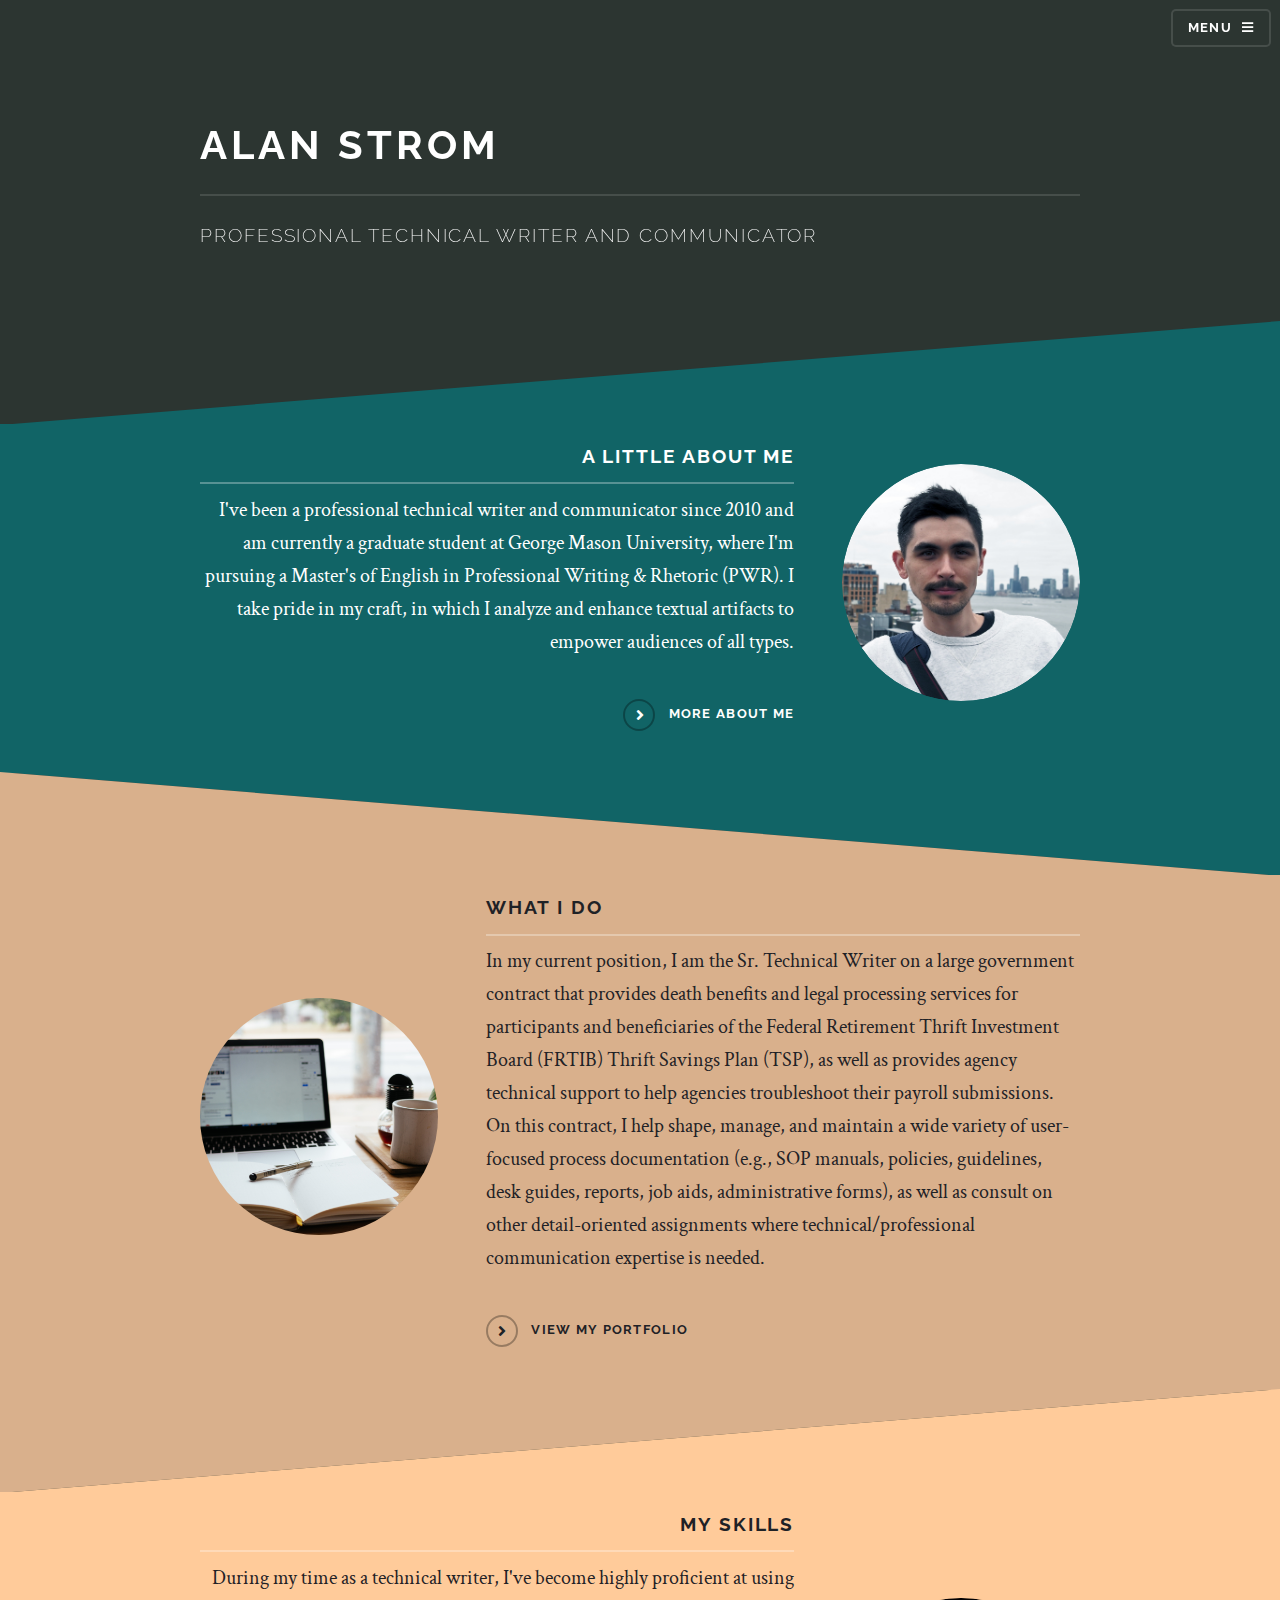
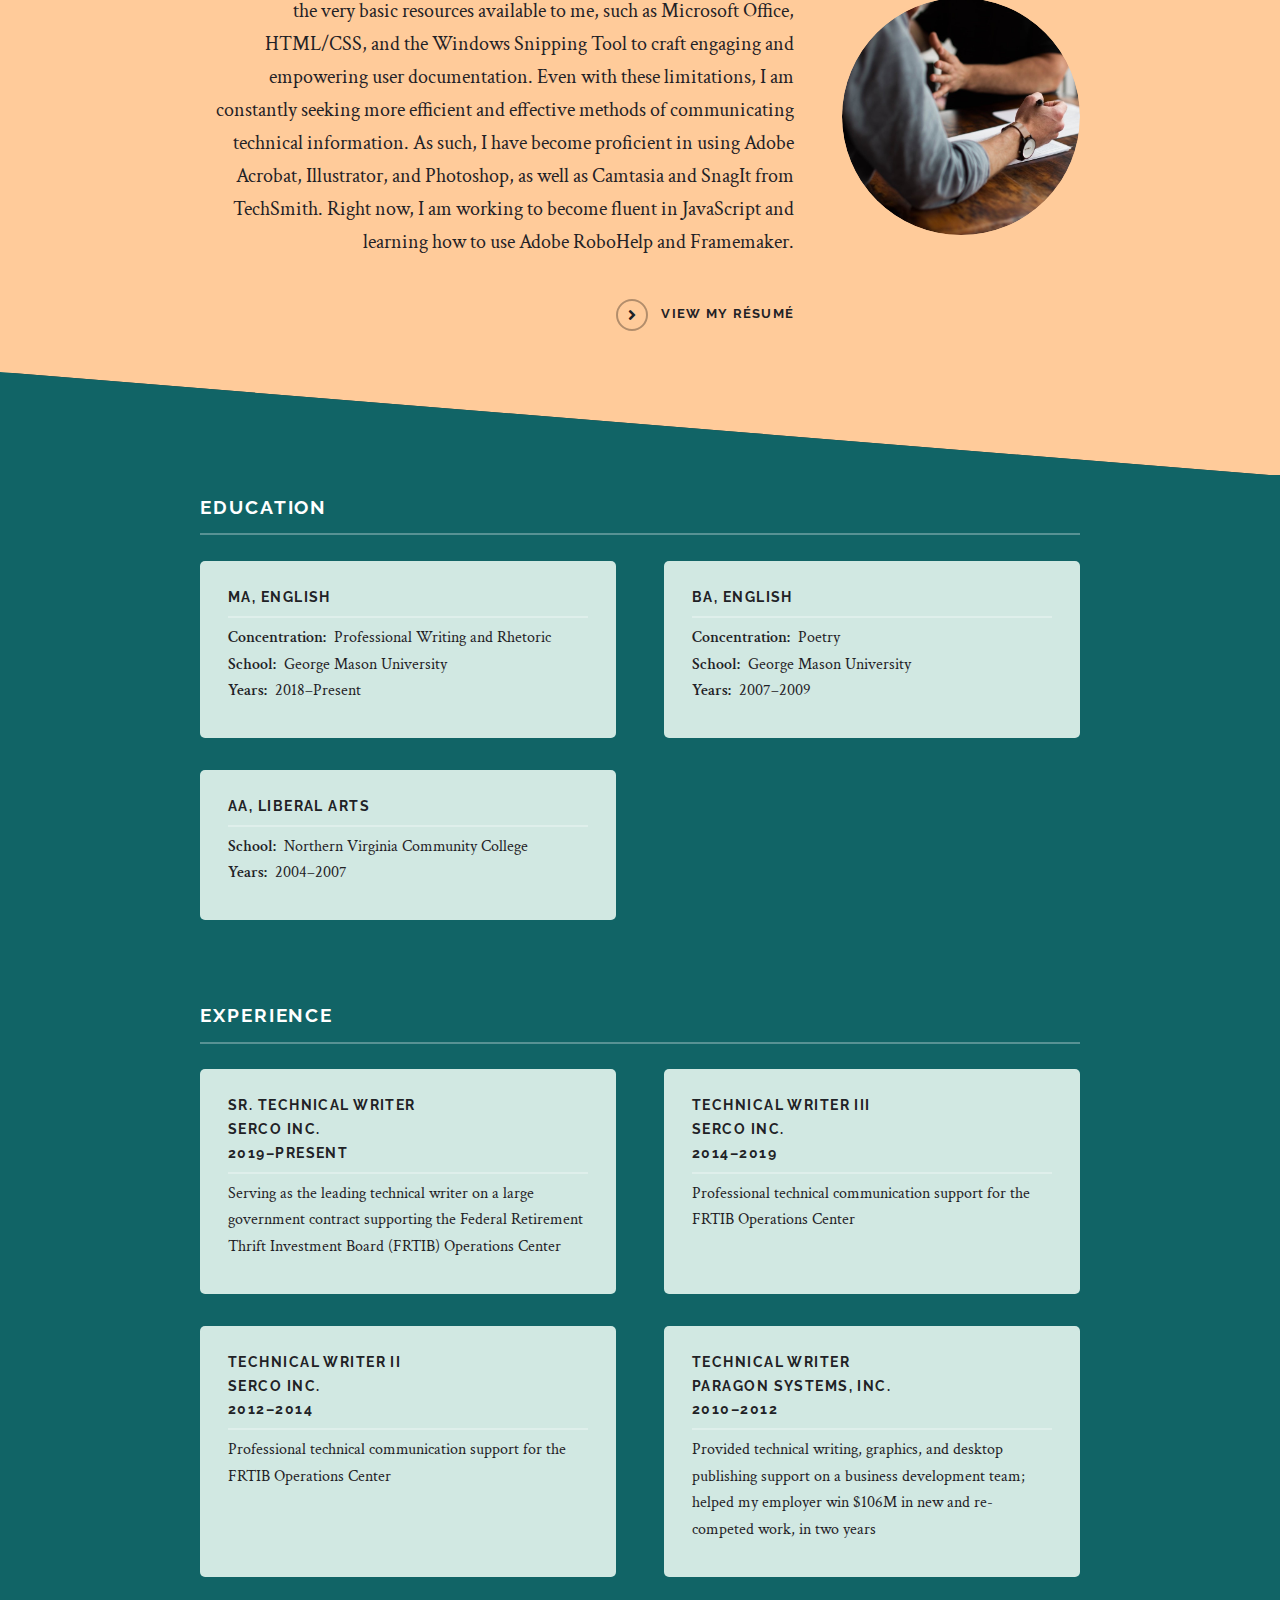
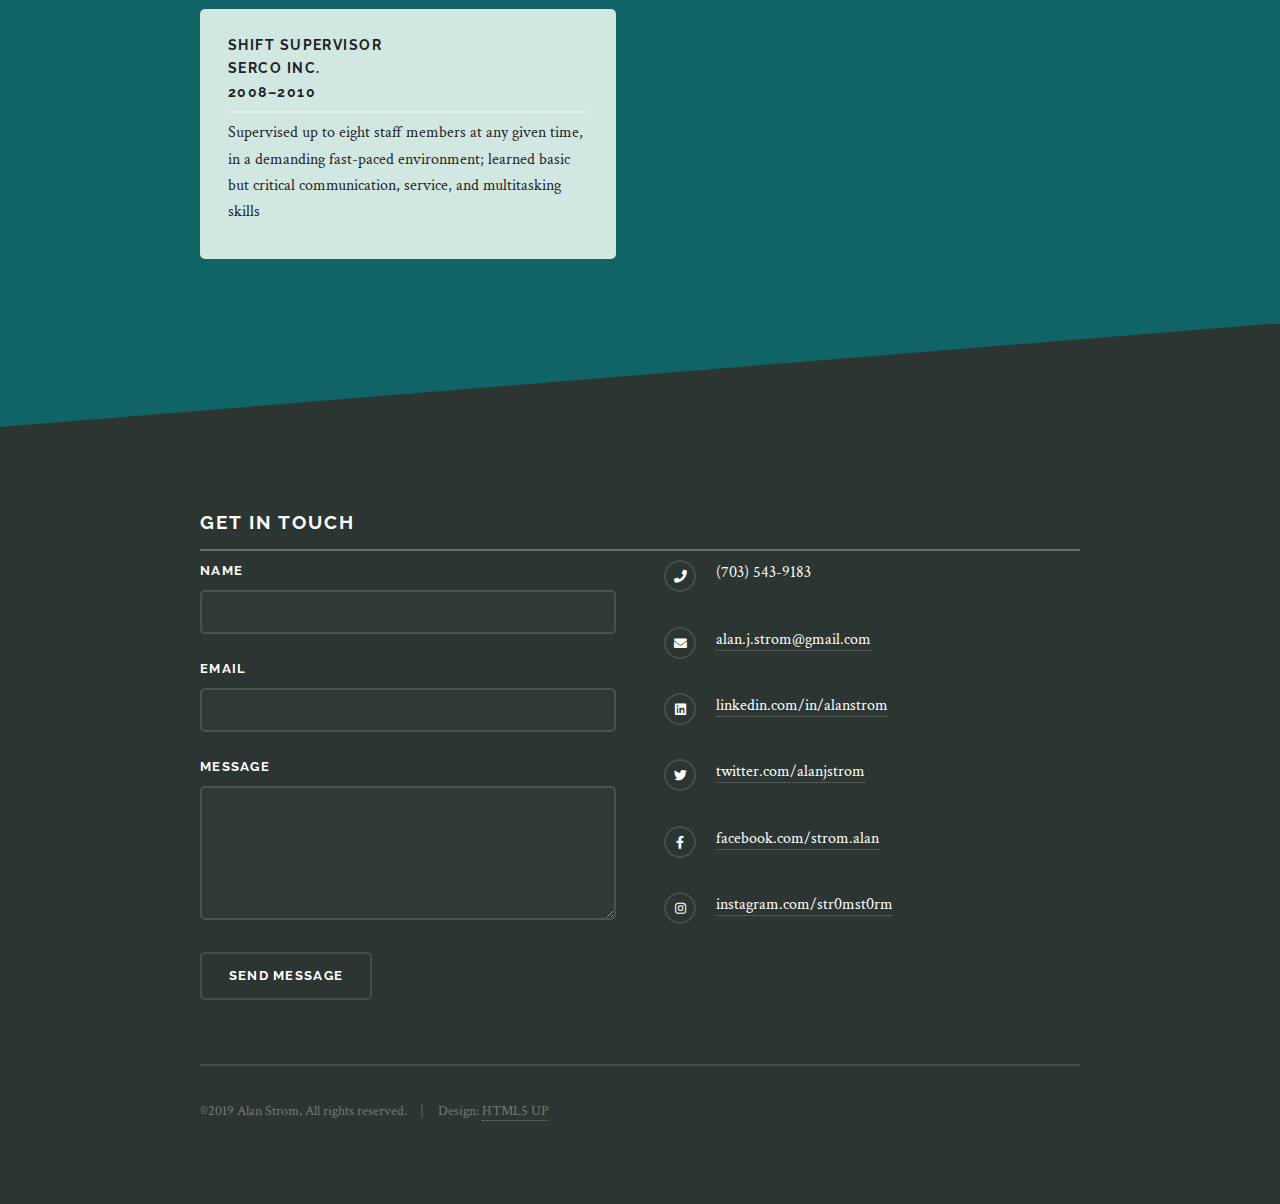
<file: index.html>
<!DOCTYPE HTML>
<!--
	Solid State by HTML5 UP
	html5up.net | @ajlkn
	Free for personal and commercial use under the CCA 3.0 license (html5up.net/license)
-->
<html>
<head>
	<title>Alan J. Strom</title>
	<meta charset="utf-8" />
	<meta name="viewport" content="width=device-width, initial-scale=1, user-scalable=no" />
	<link rel="stylesheet" href="assets/css/main.css" />
	<link href="https://fonts.googleapis.com/css?family=Crimson+Text&display=swap" rel="stylesheet">
	<link href="https://fonts.googleapis.com/css?family=Raleway&display=swap" rel="stylesheet">
	<noscript><link rel="stylesheet" href="assets/css/noscript.css" /></noscript>
</head>
<body class="is-preload">

	<!-- Page Wrapper -->
		<div id="page-wrapper">

			<!-- Header -->
				<header id="header" class="alt">
					<h1><a href="index.html">Alan J. Strom</a></h1>
					<nav>
						<a href="#menu">Menu</a>
					</nav>
				</header>

			<!-- Menu -->
				<nav id="menu">
					<div class="inner">
						<h2>Menu</h2>
						<ul class="links">
							<li><a href="index.html">Home</a></li>
							<li><a href="about.html">About Me</a></li>
							<li><a href="portfolio.html">Portfolio</a></li>
						</ul>
						<a href="#" class="close">Close</a>
					</div>
				</nav>

			<!-- Banner -->
				<section id="banner">
					<div class="inner">
						<h2>Alan Strom</h2>
						<p>Professional technical writer and communicator</p>
					</div>
				</section>

			<!-- Wrapper -->
				<section id="wrapper">

					<!-- One -->
						<section id="one" class="wrapper spotlight style1">
							<div class="inner">
								<a href="#" class="image"><img src="images/P5290191.jpg" alt="" /></a>
								<div class="content">
									<h2 class="major">A little about me</h2>
									<p>I've been a professional technical writer and communicator since 2010 and am currently a graduate student at George Mason University, where I'm pursuing a Master's of English in Professional Writing & Rhetoric (PWR). I take pride in my craft, in which I analyze and enhance textual artifacts to empower audiences of all types.</p>
									<a href="about.html" class="special">More about me</a>
								</div>
							</div>
						</section>

					<!-- Two -->
						<section id="two" class="wrapper alt spotlight style2">
							<div class="inner">
								<img class="image" src="images/nick-morrison-325805-unsplash.jpg" alt="Writer's desk" />
								<div class="content">
									<h2 class="major">What I do</h2>
									<p>In my current position, I am the Sr. Technical Writer on a large government contract that provides death benefits and legal processing services for participants and beneficiaries of the Federal Retirement Thrift Investment Board (FRTIB) Thrift Savings Plan (TSP), as well as provides agency technical support to help agencies troubleshoot their payroll submissions. On this contract, I help shape, manage, and maintain a wide variety of user-focused process documentation (e.g., SOP manuals, policies, guidelines, desk guides, reports, job aids, administrative forms), as well as consult on other detail-oriented assignments where technical/professional communication expertise is needed.</p>
									<a href="portfolio.html" class="special">View my portfolio</a>
								</div>
							</div>
						</section>

					<!-- Three -->
						<section id="three" class="wrapper spotlight style3">
							<div class="inner">
								<a href="#" class="image"><img src="images/photo-1496902526517-c0f2cb8fdb6a.jpg" alt="SME interview" /></a>
								<div class="content">
									<h2 class="major">My skills</h2>
									<p>During my time as a technical writer, I've become highly proficient at using the very basic resources available to me, such as Microsoft Office, HTML/CSS, and the Windows Snipping Tool to craft engaging and empowering user documentation. Even with these limitations, I am constantly seeking more efficient and effective methods of communicating technical information. As such, I have become proficient in using Adobe Acrobat, Illustrator, and Photoshop, as well as Camtasia and SnagIt from TechSmith. Right now, I am working to become fluent in JavaScript and learning how to use Adobe RoboHelp and Framemaker.</p>
									<a href="images/Strom_Resume.pdf" class="special" target="_blank">View my r&eacute;sum&eacute;</a>
								</div>
							</div>
						</section>

					<!-- Four -->
						<section id="four" class="wrapper alt style1">
							<div class="inner">
								<h2 class="major">Education</h2>
								<section class="features">
									<article>
										<h3 class="major">MA, English</h3>
										<p><b>Concentration:</b>&nbsp;&nbsp;Professional Writing and Rhetoric<br>
										<b>School:</b>&nbsp;&nbsp;George Mason University<br>
										<b>Years:</b>&nbsp;&nbsp;2018&ndash;Present</p>
									</article>
									<article>
										<h3 class="major" >BA, English</h3>
										<p><b>Concentration:</b>&nbsp;&nbsp;Poetry<br>
										<b>School:</b>&nbsp;&nbsp;George Mason University<br>
										<b>Years:</b>&nbsp;&nbsp;2007&ndash;2009</p>
									</article>
									<article>
										<h3 class="major">AA, Liberal Arts</h3>
										<p><b>School:</b>&nbsp;&nbsp;Northern Virginia Community College<br>
										<b>Years:</b>&nbsp;&nbsp;2004&ndash;2007</p>
									</article>
								</section>
							</div>
							<div class="inner">
								<h2 class="major">Experience</h2>
								<section class="features">
									<article>
										<h3 class="major">Sr. Technical Writer<br>Serco Inc.<br>2019&ndash;Present</h3>
										<p>Serving as the leading technical writer on a large government contract supporting the Federal Retirement Thrift Investment Board (FRTIB) Operations Center</p>
									</article>
									<article>
										<h3 class="major">Technical Writer III<br>Serco Inc.<br>2014&ndash;2019</h3>
										<p>Professional technical communication support for the FRTIB Operations Center</p>
									</article>
									<article>
										<h3 class="major">Technical Writer II<br>Serco Inc.<br>2012&ndash;2014</h3>
										<p>Professional technical communication support for the FRTIB Operations Center</p>
									</article>
									<article>
										<h3 class="major">Technical Writer<br>Paragon Systems, Inc.<br>2010&ndash;2012</h3>
										<p>Provided technical writing, graphics, and desktop publishing support on a business development team; helped my employer win $106M in new and re-competed work, in two years</p>
									</article>
									<article>
										<h3 class="major">Shift Supervisor<br>Serco Inc.<br>2008&ndash;2010</h3>
										<p>Supervised up to eight staff members at any given time, in a demanding fast-paced environment; learned basic but critical communication, service, and multitasking skills</p>
									</article>
								</section>
							</div>
						</section>

				</section>

			<!-- Footer -->
				<section id="footer">
					<div class="inner">
						<h2 class="major">Get in touch</h2>
						<form method="post" action="#">
							<div class="fields">
								<div class="field">
									<label for="name">Name</label>
									<input type="text" name="name" id="name" />
								</div>
								<div class="field">
									<label for="email">Email</label>
									<input type="email" name="email" id="email" />
								</div>
								<div class="field">
									<label for="message">Message</label>
									<textarea name="message" id="message" rows="4"></textarea>
								</div>
							</div>
							<ul class="actions">
								<li><input type="submit" value="Send Message" /></li>
							</ul>
						</form>
						<ul class="contact">
							<li class="icon solid fa-phone">(703) 543-9183</li>
							<li class="icon solid fa-envelope"><a href="mailto:alan.j.strom@gmail.com">alan.j.strom@gmail.com</a></li>
							<li class="icon brands fa-linkedin"><a href="http://www.linkedin.com/in/alanstrom">linkedin.com/in/alanstrom</a></li>
							<li class="icon brands fa-twitter"><a href="https://twitter.com/alanjstrom">twitter.com/alanjstrom</a></li>
							<li class="icon brands fa-facebook-f"><a href="https://www.facebook.com/strom.alan">facebook.com/strom.alan</a></li>
							<li class="icon brands fa-instagram"><a href="http://www.instagram.com/str0mst0rm">instagram.com/str0mst0rm</a></li>
						</ul>
						<ul class="copyright">
							<li>&copy;2019 Alan Strom, All rights reserved.</li><li>Design: <a href="http://html5up.net">HTML5 UP</a></li>
						</ul>
					</div>
				</section>

		</div>

	<!-- Scripts -->
		<script src="assets/js/jquery.min.js"></script>
		<script src="assets/js/jquery.scrollex.min.js"></script>
		<script src="assets/js/browser.min.js"></script>
		<script src="assets/js/breakpoints.min.js"></script>
		<script src="assets/js/util.js"></script>
		<script src="assets/js/main.js"></script>

</body>
</html>
</file>
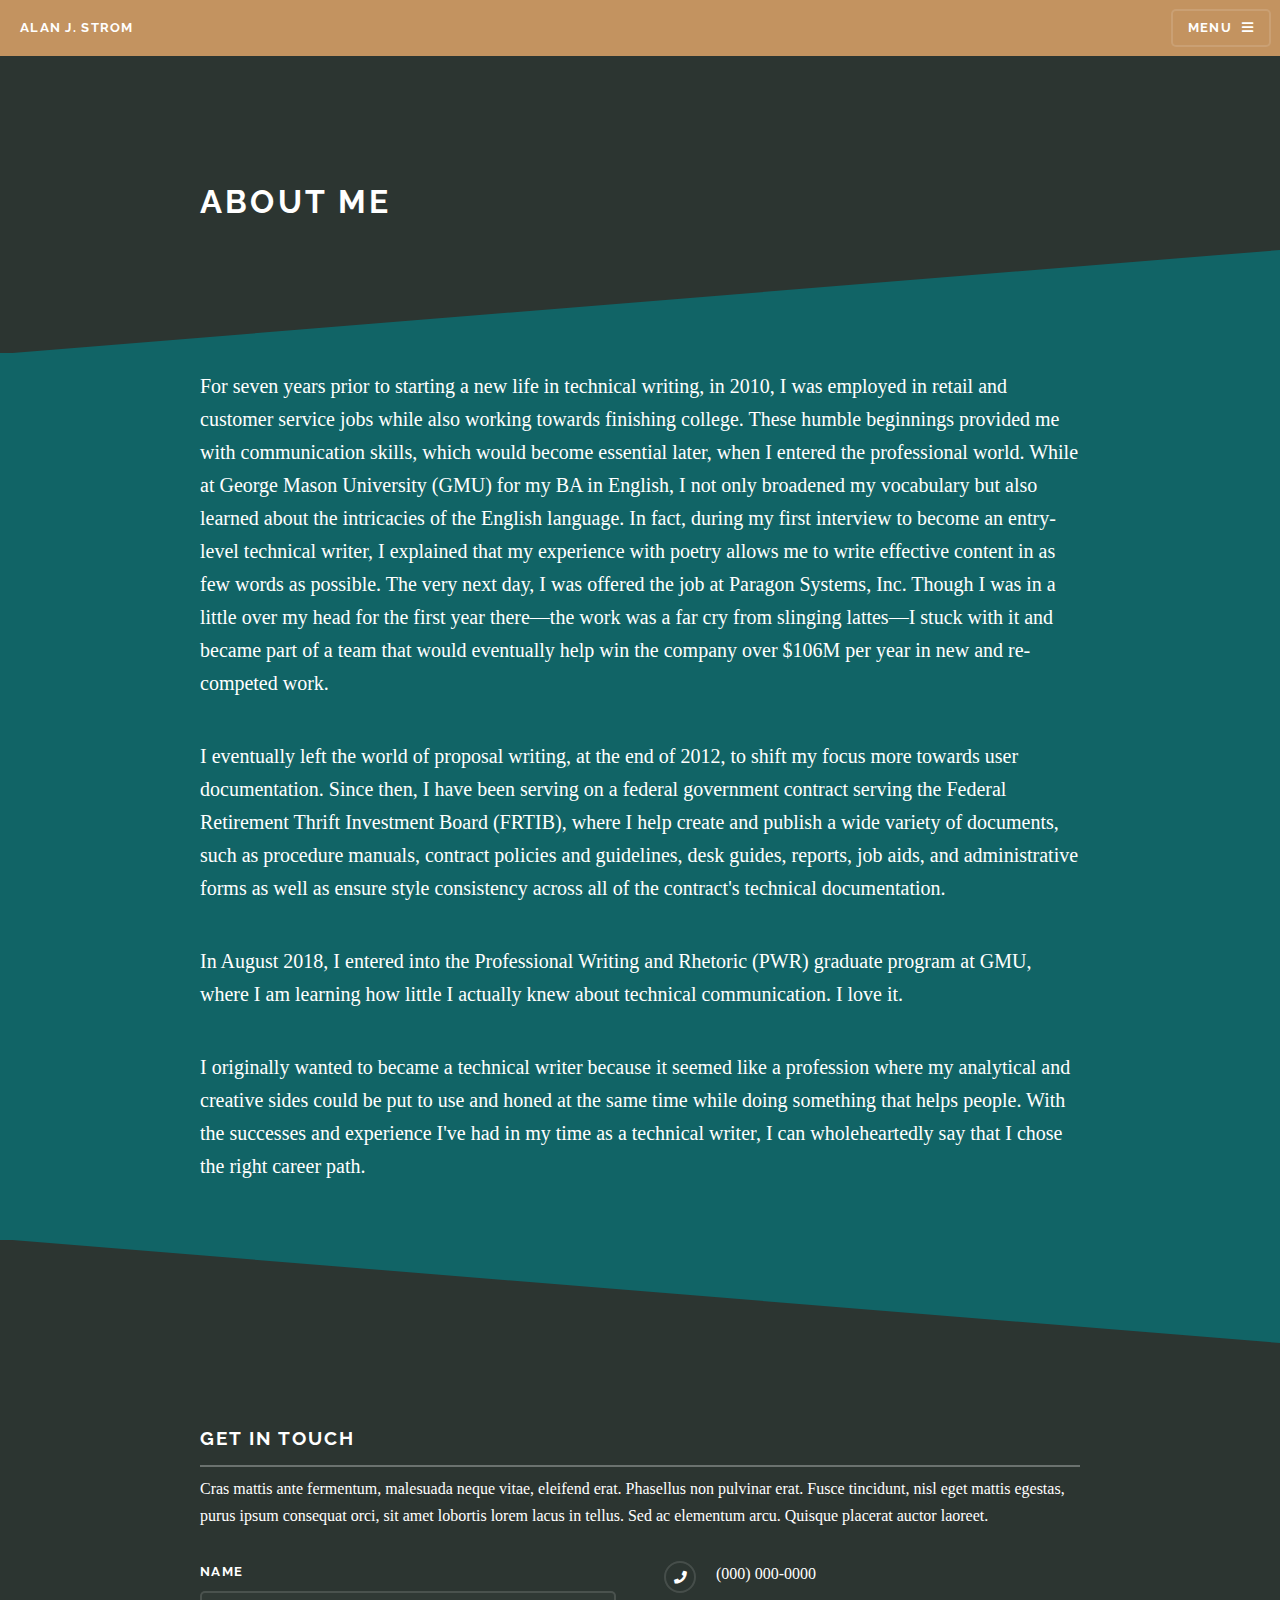
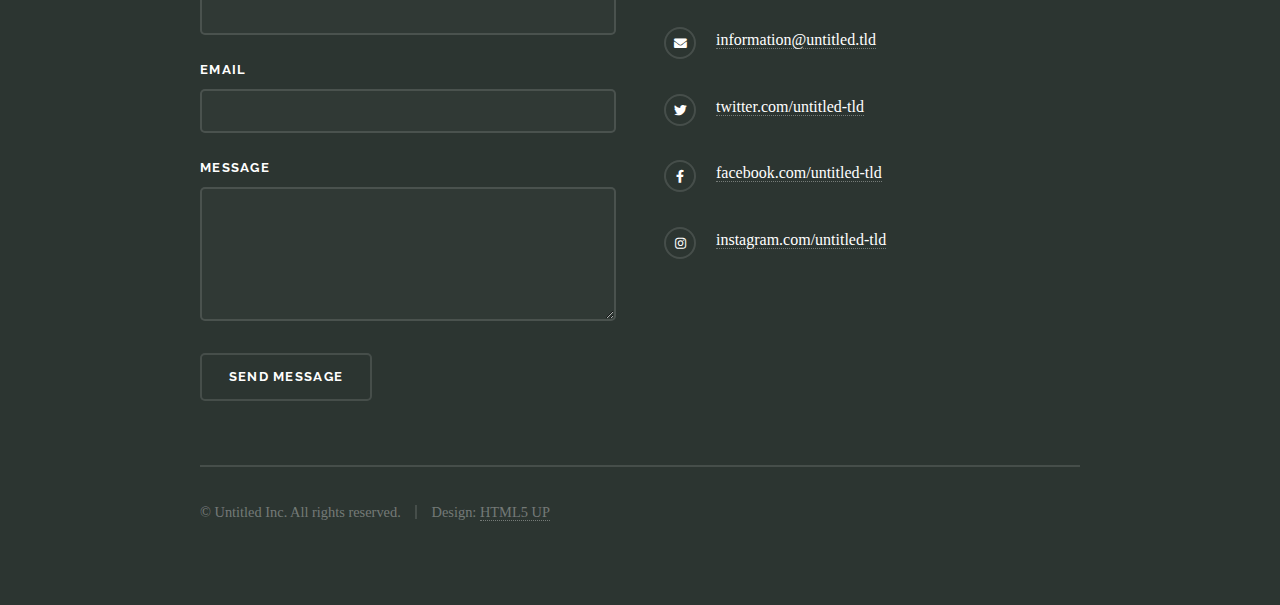
<file: about.html>
<!DOCTYPE HTML>
<!--
	Solid State by HTML5 UP
	html5up.net | @ajlkn
	Free for personal and commercial use under the CCA 3.0 license (html5up.net/license)
-->
<html>
	<head>
		<title>About Alan</title>
		<meta charset="utf-8" />
		<meta name="viewport" content="width=device-width, initial-scale=1, user-scalable=no" />
		<link rel="stylesheet" href="assets/css/main.css" />
		<noscript><link rel="stylesheet" href="assets/css/noscript.css" /></noscript>
	</head>
	<body class="is-preload">

		<!-- Page Wrapper -->
			<div id="page-wrapper">

				<!-- Header -->
					<header id="header">
						<h1><a href="index.html">Alan J. Strom</a></h1>
						<nav>
							<a href="#menu">Menu</a>
						</nav>
					</header>

				<!-- Menu -->
					<nav id="menu">
						<div class="inner">
							<h2>Menu</h2>
							<ul class="links">
								<li><a href="index.html">Home</a></li>
								<li><a href="about.html">About Me</a></li>
								<li><a href="portfolio.html">Portfolio</a></li>
							</ul>
							<a href="#" class="close">Close</a>
						</div>
					</nav>

				<!-- Wrapper -->
					<section id="wrapper">
						<header>
							<div class="inner">
								<h2>About Me</h2>
							</div>
						</header>

						<!-- Content -->
							<div class="wrapper">
								<div class="inner content">
									<p>For seven years prior to starting a new life in technical writing, in 2010, I was employed in retail and customer service jobs while also working towards finishing college. These humble beginnings provided me with communication skills, which would become essential later, when I entered the professional world. While at George Mason University (GMU) for my BA in English, I not only broadened my vocabulary but also learned about the intricacies of the English language. In fact, during my first interview to become an entry-level technical writer, I explained that my experience with poetry allows me to write effective content in as few words as possible. The very next day, I was offered the job at Paragon Systems, Inc. Though I was in a little over my head for the first year there—the work was a far cry from slinging lattes—I stuck with it and became part of a team that would eventually help win the company over $106M per year in new and re-competed work.</p>

									<p>I eventually left the world of proposal writing, at the end of 2012, to shift my focus more towards user documentation. Since then, I have been serving on a federal government contract serving the Federal Retirement Thrift Investment Board (FRTIB), where I help create and publish a wide variety of documents, such as procedure manuals, contract policies and guidelines, desk guides, reports, job aids, and administrative forms as well as ensure style consistency across all of the contract's technical documentation.

									<p>In August 2018, I entered into the Professional Writing and Rhetoric (PWR) graduate program at GMU, where I am learning how little I actually knew about technical communication. I love it.</p>

									<p>I originally wanted to became a technical writer because it seemed like a profession where my analytical and creative sides could be put to use and honed at the same time while doing something that helps people. With the successes and experience I've had in my time as a technical writer, I can wholeheartedly say that I chose the right career path.</p>

								</div>
							</div>

					</section>

				<!-- Footer -->
					<section id="footer">
						<div class="inner">
							<h2 class="major">Get in touch</h2>
							<p>Cras mattis ante fermentum, malesuada neque vitae, eleifend erat. Phasellus non pulvinar erat. Fusce tincidunt, nisl eget mattis egestas, purus ipsum consequat orci, sit amet lobortis lorem lacus in tellus. Sed ac elementum arcu. Quisque placerat auctor laoreet.</p>
							<form method="post" action="#">
								<div class="fields">
									<div class="field">
										<label for="name">Name</label>
										<input type="text" name="name" id="name" />
									</div>
									<div class="field">
										<label for="email">Email</label>
										<input type="email" name="email" id="email" />
									</div>
									<div class="field">
										<label for="message">Message</label>
										<textarea name="message" id="message" rows="4"></textarea>
									</div>
								</div>
								<ul class="actions">
									<li><input type="submit" value="Send Message" /></li>
								</ul>
							</form>
							<ul class="contact">
								<li class="icon solid fa-phone">(000) 000-0000</li>
								<li class="icon solid fa-envelope"><a href="#">information@untitled.tld</a></li>
								<li class="icon brands fa-twitter"><a href="#">twitter.com/untitled-tld</a></li>
								<li class="icon brands fa-facebook-f"><a href="#">facebook.com/untitled-tld</a></li>
								<li class="icon brands fa-instagram"><a href="#">instagram.com/untitled-tld</a></li>
							</ul>
							<ul class="copyright">
								<li>&copy; Untitled Inc. All rights reserved.</li><li>Design: <a href="http://html5up.net">HTML5 UP</a></li>
							</ul>
						</div>
					</section>

			</div>

		<!-- Scripts -->
			<script src="assets/js/jquery.min.js"></script>
			<script src="assets/js/jquery.scrollex.min.js"></script>
			<script src="assets/js/browser.min.js"></script>
			<script src="assets/js/breakpoints.min.js"></script>
			<script src="assets/js/util.js"></script>
			<script src="assets/js/main.js"></script>

	</body>
</html>
</file>
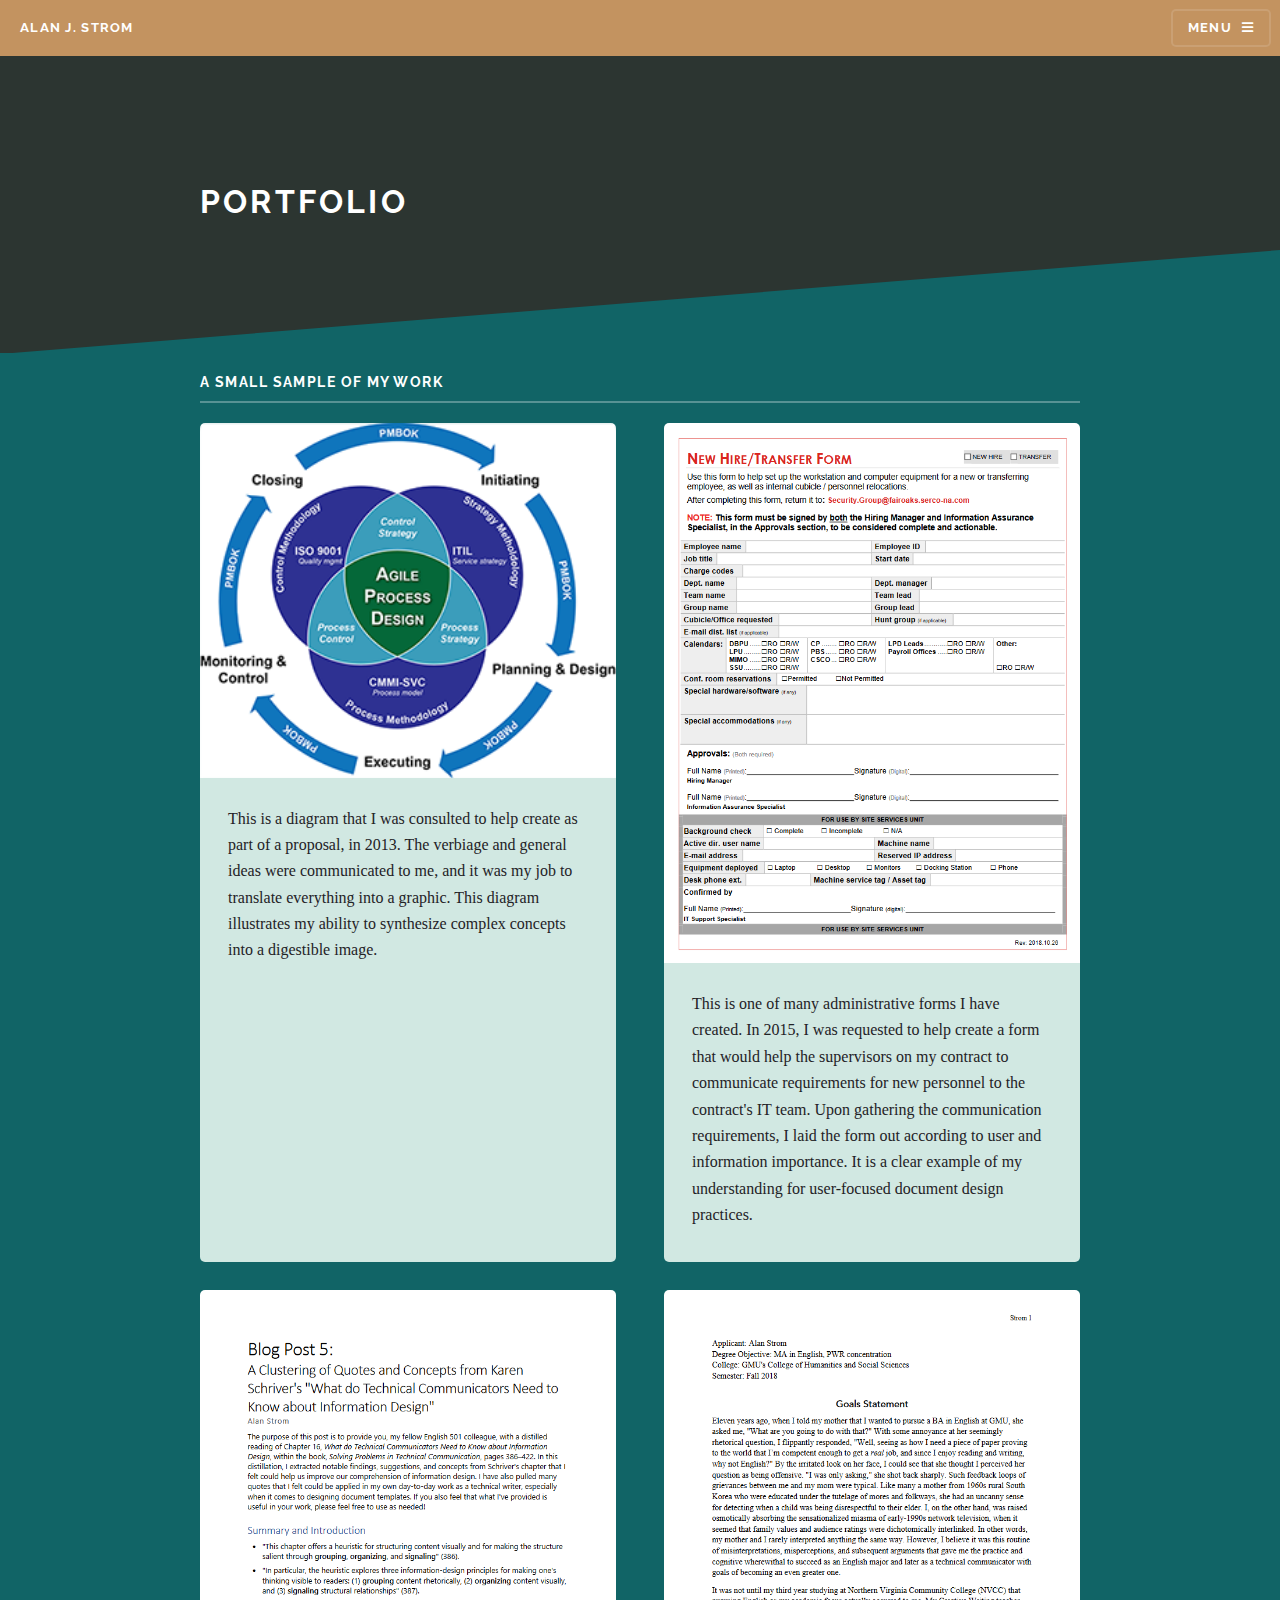
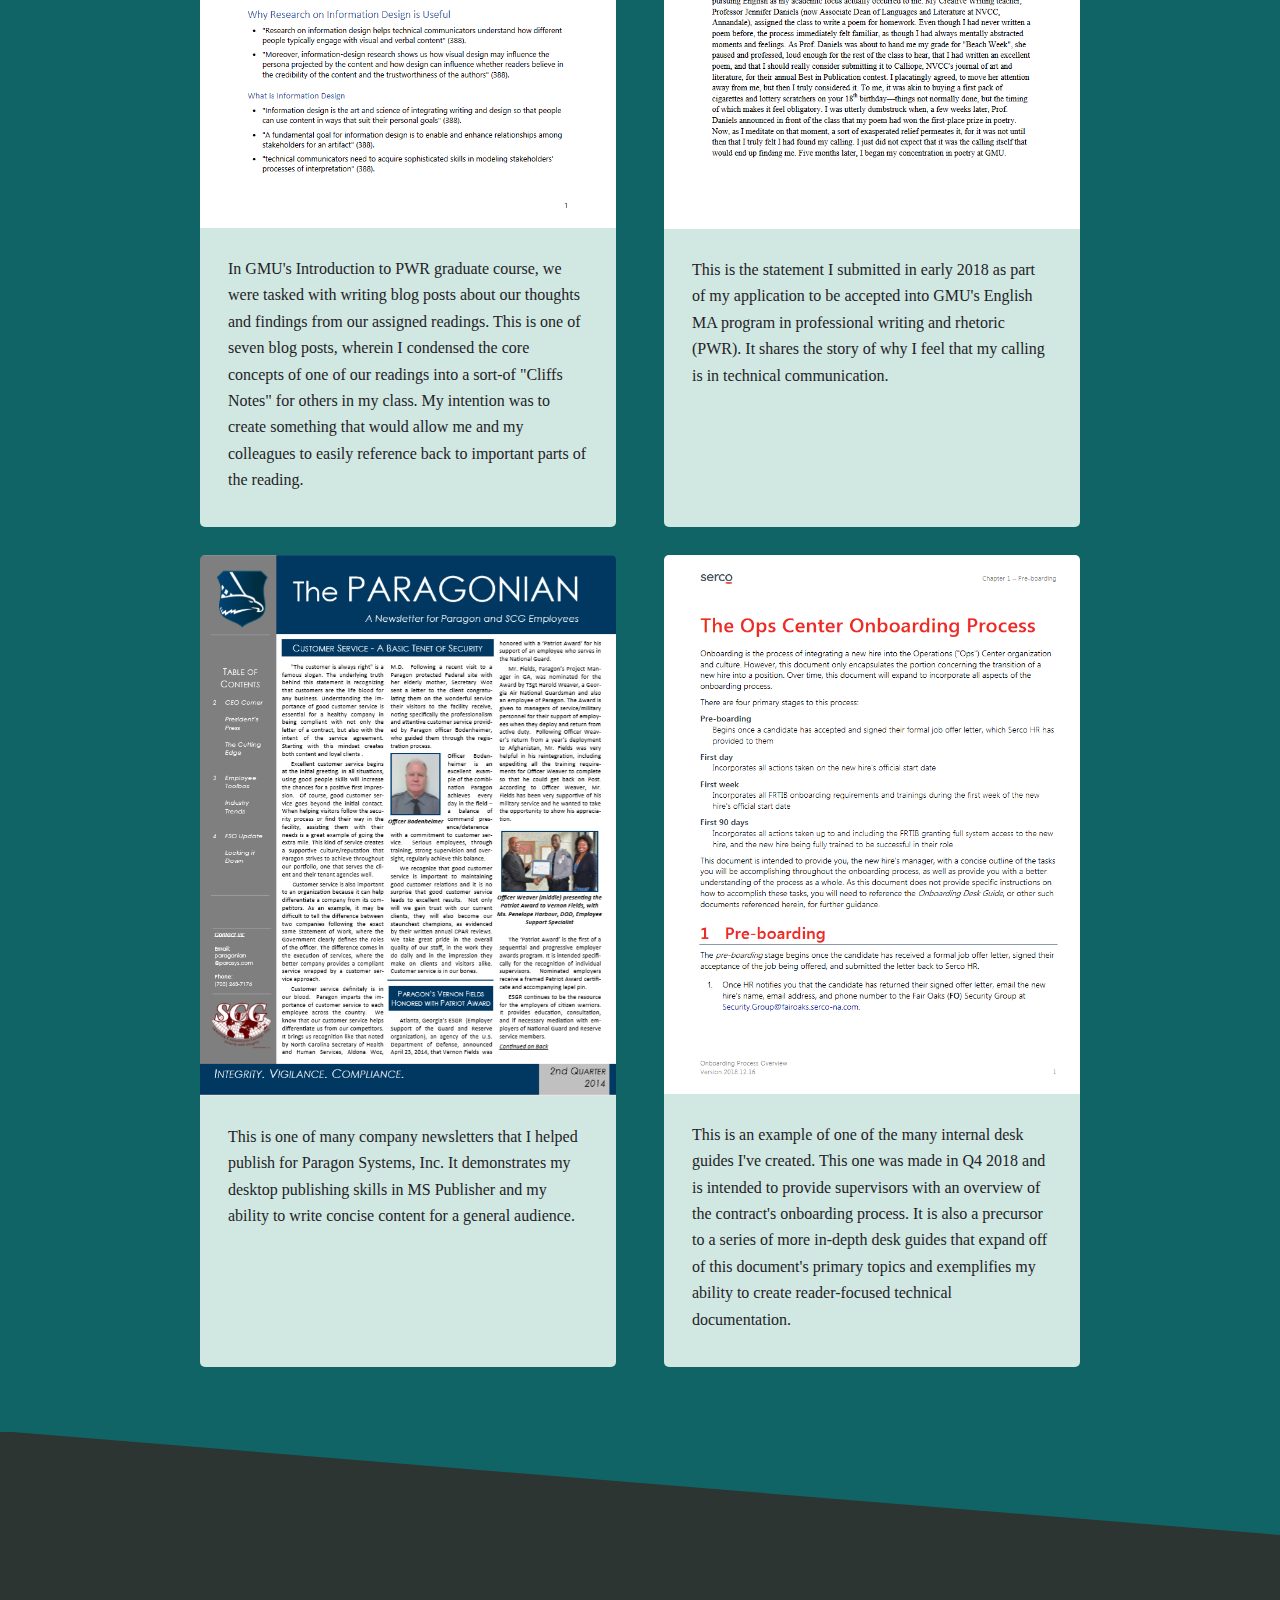
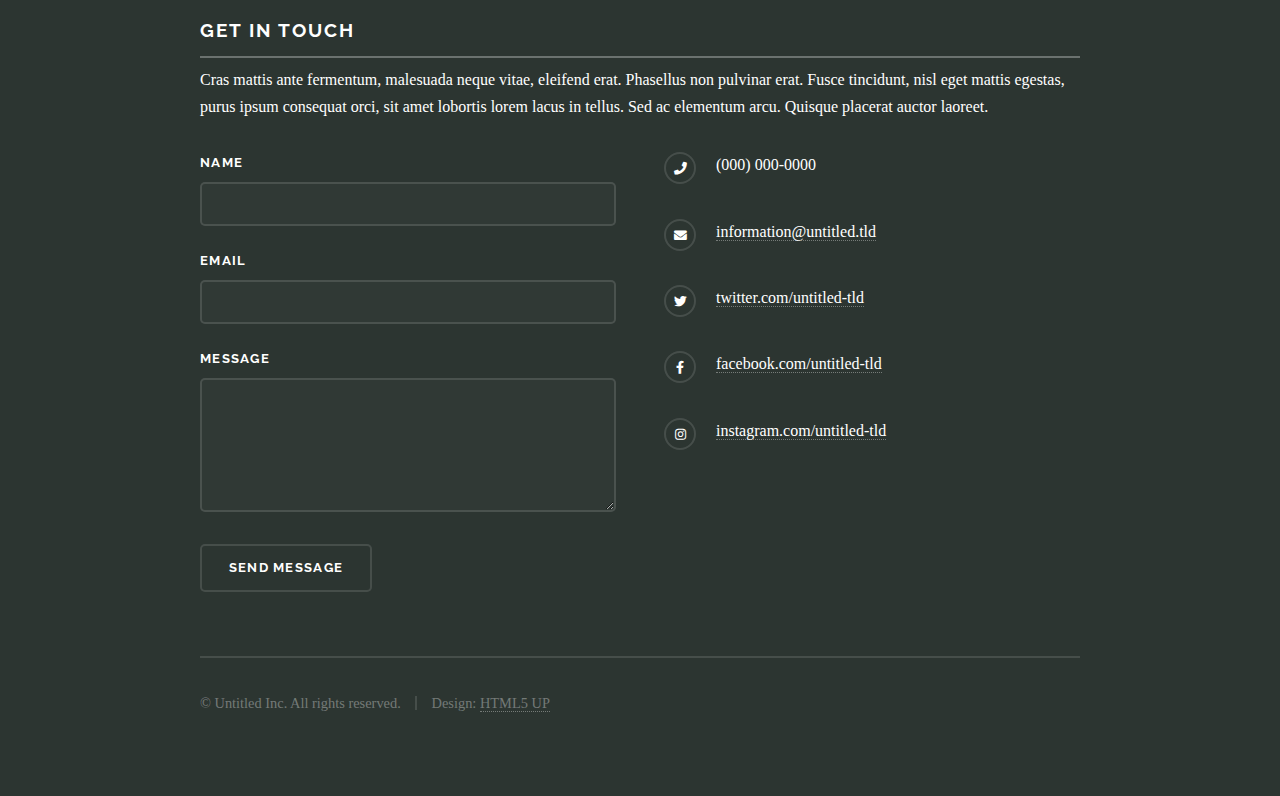
<file: portfolio.html>
<!DOCTYPE HTML>
<!--
	Solid State by HTML5 UP
	html5up.net | @ajlkn
	Free for personal and commercial use under the CCA 3.0 license (html5up.net/license)
-->
<html>
	<head>
		<title>Alan's Portfolio</title>
		<meta charset="utf-8" />
		<meta name="viewport" content="width=device-width, initial-scale=1, user-scalable=no" />
		<link rel="stylesheet" href="assets/css/main.css" />
		<noscript><link rel="stylesheet" href="assets/css/noscript.css" /></noscript>
	</head>
	<body class="is-preload">

		<!-- Page Wrapper -->
			<div id="page-wrapper">

				<!-- Header -->
					<header id="header">
						<h1><a href="index.html">Alan J. Strom</a></h1>
						<nav>
							<a href="#menu">Menu</a>
						</nav>
					</header>

				<!-- Menu -->
					<nav id="menu">
						<div class="inner">
							<h2>Menu</h2>
							<ul class="links">
								<li><a href="index.html">Home</a></li>
								<li><a href="about.html">About Me</a></li>
								<li><a href="portfolio.html">Portfolio</a></li>
							</ul>
							<a href="#" class="close">Close</a>
						</div>
					</nav>

				<!-- Wrapper -->
					<section id="wrapper">
						<header>
							<div class="inner">
								<h2>Portfolio</h2>
							</div>
						</header>

						<!-- Content -->
							<div class="wrapper">
								<div class="inner">

									<h3 class="major">A small sample of my work</h3>

									<section class="features">
										<article>
											<a href="images/Agile_Process_Design.png" class="image" target="_blank"><img src="images/Agile_Process_Design_Thumb.png" alt="Agile Process Design Graphic" /></a>
											<p>This is a diagram that I was consulted to help create as part of a proposal, in 2013. The verbiage and general ideas were communicated to me, and it was my job to translate everything into a graphic. This diagram illustrates my ability to synthesize complex concepts into a digestible image.</p>
										</article>
										<article>
											<a href="images/NewHires&TransfersForm.pdf" class="image" target="_blank"><img src="images/NewHires&TransfersForm_Thumb.png" alt="New Hires & Transfers Form" /></a>
											<p>This is one of many administrative forms I have created. In 2015, I was requested to help create a form that would help the supervisors on my contract to communicate requirements for new personnel to the contract's IT team. Upon gathering the communication requirements, I laid the form out according to user and information importance. It is a clear example of my understanding for user-focused document design practices.</p>
										</article>
										<article>
											<a href="images/BlogPost5.pdf" class="image" target="_blank"><img src="images/BlogPost5_Thumb.png" alt="Blog Post 5" /></a>
											<p>In GMU's Introduction to PWR graduate course, we were tasked with writing blog posts about our thoughts and findings from our assigned readings. This is one of seven blog posts, wherein I condensed the core concepts of one of our readings into a sort-of "Cliffs Notes" for others in my class. My intention was to create something that would allow me and my colleagues to easily reference back to important parts of the reading.</p>
										</article>
										<article>
											<a href="images/GMU_Goals_Statement.pdf" class="image" target="_blank"><img src="images/GMU_Goals_Statement_Thumb.PNG" alt="GMU Goals Statement" /></a>
											<p>This is the statement I submitted in early 2018 as part of my application to be accepted into GMU's English MA program in professional writing and rhetoric (PWR). It shares the story of why I feel that my calling is in technical communication.</p>
										</article>
										<article>
											<a href="images/Paragonian_Q2_2014.pdf" class="image" target="_blank"><img src="images/Paragonian_Q2_2014_Thumb.png" alt="Paragonian Q2 2014" /></a>
											<p>This is one of many company newsletters that I helped publish for Paragon Systems, Inc. It demonstrates my desktop publishing skills in MS Publisher and my ability to write concise content for a general audience.</p>
										</article>
										<article>
											<a href="images/Onboarding_Process_Overview.pdf" class="image" target="_blank"><img src="images/Onboarding_Process_Overview_Thumb.png" alt="Onboarding Process Overview" /></a>
											<p>This is an example of one of the many internal desk guides I've created. This one was made in Q4 2018 and is intended to provide supervisors with an overview of the contract's onboarding process. It is also a precursor to a series of more in-depth desk guides that expand off of this document's primary topics and exemplifies my ability to create reader-focused technical documentation.</p>
										</article>
									</section>

								</div>
						
					
							</div>

					</section>

				<!-- Footer -->
					<section id="footer">
						<div class="inner">
							<h2 class="major">Get in touch</h2>
							<p>Cras mattis ante fermentum, malesuada neque vitae, eleifend erat. Phasellus non pulvinar erat. Fusce tincidunt, nisl eget mattis egestas, purus ipsum consequat orci, sit amet lobortis lorem lacus in tellus. Sed ac elementum arcu. Quisque placerat auctor laoreet.</p>
							<form method="post" action="#">
								<div class="fields">
									<div class="field">
										<label for="name">Name</label>
										<input type="text" name="name" id="name" />
									</div>
									<div class="field">
										<label for="email">Email</label>
										<input type="email" name="email" id="email" />
									</div>
									<div class="field">
										<label for="message">Message</label>
										<textarea name="message" id="message" rows="4"></textarea>
									</div>
								</div>
								<ul class="actions">
									<li><input type="submit" value="Send Message" /></li>
								</ul>
							</form>
							<ul class="contact">
								<li class="icon solid fa-phone">(000) 000-0000</li>
								<li class="icon solid fa-envelope"><a href="#">information@untitled.tld</a></li>
								<li class="icon brands fa-twitter"><a href="#">twitter.com/untitled-tld</a></li>
								<li class="icon brands fa-facebook-f"><a href="#">facebook.com/untitled-tld</a></li>
								<li class="icon brands fa-instagram"><a href="#">instagram.com/untitled-tld</a></li>
							</ul>
							<ul class="copyright">
								<li>&copy; Untitled Inc. All rights reserved.</li><li>Design: <a href="http://html5up.net">HTML5 UP</a></li>
							</ul>
						</div>
					</section>

			</div>

		<!-- Scripts -->
			<script src="assets/js/jquery.min.js"></script>
			<script src="assets/js/jquery.scrollex.min.js"></script>
			<script src="assets/js/browser.min.js"></script>
			<script src="assets/js/breakpoints.min.js"></script>
			<script src="assets/js/util.js"></script>
			<script src="assets/js/main.js"></script>

	</body>
</html>
</file>
<file: assets/css/noscript.css>
/*
	Solid State by HTML5 UP
	html5up.net | @ajlkn
	Free for personal and commercial use under the CCA 3.0 license (html5up.net/license)
*/

/* Banner */

	body.is-preload #banner .logo {
		-moz-transform: none;
		-webkit-transform: none;
		-ms-transform: none;
		transform: none;
		opacity: 1;
	}

	body.is-preload #banner h2 {
		opacity: 1;
		-moz-transform: none;
		-webkit-transform: none;
		-ms-transform: none;
		transform: none;
		-moz-filter: none;
		-webkit-filter: none;
		-ms-filter: none;
		filter: none;
	}

	body.is-preload #banner p {
		opacity: 01;
		-moz-transform: none;
		-webkit-transform: none;
		-ms-transform: none;
		transform: none;
		-moz-filter: none;
		-webkit-filter: none;
		-ms-filter: none;
		filter: none;
	}
</file>
<file: assets/css/main.css>
@import url(fontawesome-all.min.css);
@import url("https://fonts.googleapis.com/css?family=Raleway:200,700|Source+Sans+Pro:300,600,300italic,600italic");

/*
	Solid State by HTML5 UP
	html5up.net | @ajlkn
	Free for personal and commercial use under the CCA 3.0 license (html5up.net/license)
*/

html, body, div, span, applet, object,
iframe, h1, h2, h3, h4, h5, h6, p, blockquote,
pre, a, abbr, acronym, address, big, cite,
code, del, dfn, em, img, ins, kbd, q, s, samp,
small, strike, strong, sub, sup, tt, var, b,
u, i, center, dl, dt, dd, ol, ul, li, fieldset,
form, label, legend, table, caption, tbody,
tfoot, thead, tr, th, td, article, aside,
canvas, details, embed, figure, figcaption,
footer, header, hgroup, menu, nav, output, ruby,
section, summary, time, mark, audio, video {
	margin: 0;
	padding: 0;
	border: 0;
	font-size: 100%;
	font: inherit;
	vertical-align: baseline;}

article, aside, details, figcaption, figure,
footer, header, hgroup, menu, nav, section {
	display: block;}

body {
	line-height: 1;
}

ol, ul {
	list-style: none;
}

blockquote, q {
	quotes: none;
}

	blockquote:before, blockquote:after, q:before, q:after {
		content: '';
		content: none;
	}

table {
	border-collapse: collapse;
	border-spacing: 0;
}

body {
	-webkit-text-size-adjust: none;
}

mark {
	background-color: transparent;
	color: inherit;
}

input::-moz-focus-inner {
	border: 0;
	padding: 0;
}

input, select, textarea {
	-moz-appearance: none;
	-webkit-appearance: none;
	-ms-appearance: none;
	appearance: none;
}

.content p {
	font-size: 20px;
	font-family: 'Crimson Text', serif;
}

/* Basic */

	@-ms-viewport {
		width: device-width;
	}

	body {
		-ms-overflow-style: scrollbar;
	}

	@media screen and (max-width: 480px) {

		html, body {
			min-width: 320px;
		}

	}

	html {
		box-sizing: border-box;
	}

	*, *:before, *:after {
		box-sizing: inherit;
	}

	body {
		background-color: #2c3531;
	}

		body.is-preload *, body.is-preload *:before, body.is-preload *:after {
			-moz-animation: none !important;
			-webkit-animation: none !important;
			-ms-animation: none !important;
			animation: none !important;
			-moz-transition: none !important;
			-webkit-transition: none !important;
			-ms-transition: none !important;
			transition: none !important;
		}

/* Type */

	body, input, select, textarea {
		color: #ffffff;
		font-family: 'Crimson Text', serif;
		font-size: 16.5pt;
		font-weight: 300;
		line-height: 1.65;
	}

		@media screen and (max-width: 1680px) {

			body, input, select, textarea {
				font-size: 13pt;
			}

		}

		@media screen and (max-width: 1280px) {

			body, input, select, textarea {
				font-size: 12pt;
			}

		}

		@media screen and (max-width: 980px) {

			body, input, select, textarea {
				font-size: 12pt;
			}

		}

		@media screen and (max-width: 736px) {

			body, input, select, textarea {
				font-size: 12pt;
			}

		}

		@media screen and (max-width: 480px) {

			body, input, select, textarea {
				font-size: 12pt;
			}

		}

	a {
		-moz-transition: color 0.2s ease-in-out, border-bottom-color 0.2s ease-in-out;
		-webkit-transition: color 0.2s ease-in-out, border-bottom-color 0.2s ease-in-out;
		-ms-transition: color 0.2s ease-in-out, border-bottom-color 0.2s ease-in-out;
		transition: color 0.2s ease-in-out, border-bottom-color 0.2s ease-in-out;
		border-bottom: dotted 1px rgba(255, 255, 255, 0.35);
		color: #ffffff;
		text-decoration: none;
	}

		a:hover {
			border-bottom-color: transparent;
			color: #ffffff !important;
		}

		a.special:not(.button) {
			text-decoration: none;
			border-bottom: 0;
			display: block;
			font-family: Raleway, Helvetica, sans-serif;
			font-size: 0.8em;
			font-weight: 700;
			letter-spacing: 0.1em;
			margin: 0 0 2em 0;
			text-transform: uppercase;
		}

			a.special:not(.button):before {
				-moz-osx-font-smoothing: grayscale;
				-webkit-font-smoothing: antialiased;
				display: inline-block;
				font-style: normal;
				font-variant: normal;
				text-rendering: auto;
				line-height: 1;
				text-transform: none !important;
				font-family: 'Font Awesome 5 Free';
				font-weight: 900;
			}

			a.special:not(.button):before {
				-moz-transition: background-color 0.2s ease-in-out;
				-webkit-transition: background-color 0.2s ease-in-out;
				-ms-transition: background-color 0.2s ease-in-out;
				transition: background-color 0.2s ease-in-out;
				border-radius: 100%;
				border: solid 2px rgba(0, 0, 0, 0.3);
				content: '\f105';
				display: inline-block;
				font-size: 1.25em;
				height: 2em;
				line-height: 1.75em;
				margin-right: 0.85em;
				text-align: center;
				text-indent: 0.15em;
				vertical-align: middle;
				width: 2em;
			}

			a.special:not(.button):hover:before {
				background-color: rgba(255, 255, 255, 0.025);
			}

			a.special:not(.button):active:before {
				background-color: rgba(255, 255, 255, 0.075);
			}

	strong, b {
		font-weight: 600;
	}

	em, i {
		font-style: italic;
	}

	p {
		margin: 0 0 2em 0;
	}

	h1, h2, h3, h4, h5, h6 {
		font-family: Raleway, Helvetica, sans-serif;
		font-weight: 700;
		letter-spacing: 0.1em;
		margin: 0 0 0.5em 0;
		text-transform: uppercase;
	}

		h1 a, h2 a, h3 a, h4 a, h5 a, h6 a {
			color: inherit;
			text-decoration: none;
			border-bottom: 0;
		}

		h1 span, h2 span, h3 span, h4 span, h5 span, h6 span {
			font-weight: 200;
		}

		h1.major, h2.major, h3.major, h4.major, h5.major, h6.major {
			padding-bottom: .5em;
			border-bottom: solid 2px rgba(255, 255, 255, 0.3);
		}

	h2 {
		font-size: 1.2em;
	}

	h3 {
		font-size: 0.9em;
	}

	h4 {
		font-size: 0.7em;
	}

	h5 {
		font-size: 0.7em;
	}

	h6 {
		font-size: 0.7em;
	}

	@media screen and (max-width: 736px) {

		h2 {
			font-size: 1em;
		}

		h3 {
			font-size: 0.8em;
		}

	}

	sub {
		font-size: 0.8em;
		position: relative;
		top: 0.5em;
	}

	sup {
		font-size: 0.8em;
		position: relative;
		top: -0.5em;
	}

	blockquote {
		border-left: solid 4px rgba(255, 255, 255, 0.125);
		font-style: italic;
		margin: 0 0 2em 0;
		padding: 0.5em 0 0.5em 2em;
	}

	code {
		background: rgba(255, 255, 255, 0.025);
		border-radius: 5px;
		border: solid 2px rgba(255, 255, 255, 0.125);
		font-family: "Courier New", monospace;
		font-size: 0.9em;
		margin: 0 0.25em;
		padding: 0.25em 0.65em;
	}

	pre {
		-webkit-overflow-scrolling: touch;
		font-family: "Courier New", monospace;
		font-size: 0.9em;
		margin: 0 0 2em 0;
	}

		pre code {
			display: block;
			line-height: 1.75em;
			padding: 1em 1.5em;
			overflow-x: auto;
		}

	hr {
		border: 0;
		border-bottom: solid 2px rgba(255, 255, 255, 0.125);
		margin: 2.5em 0;
	}

		hr.major {
			margin: 4em 0;
		}

	.align-left {
		text-align: left;
	}

	.align-center {
		text-align: center;
	}

	.align-right {
		text-align: right;
	}

/* Row */

	.row {
		display: flex;
		flex-wrap: wrap;
		box-sizing: border-box;
		align-items: stretch;
	}

		.row > * {
			box-sizing: border-box;
		}

		.row.gtr-uniform > * > :last-child {
			margin-bottom: 0;
		}

		.row.aln-left {
			justify-content: flex-start;
		}

		.row.aln-center {
			justify-content: center;
		}

		.row.aln-right {
			justify-content: flex-end;
		}

		.row.aln-top {
			align-items: flex-start;
		}

		.row.aln-middle {
			align-items: center;
		}

		.row.aln-bottom {
			align-items: flex-end;
		}

		.row > .imp {
			order: -1;
		}

		.row > .col-1 {
			width: 8.33333%;
		}

		.row > .off-1 {
			margin-left: 8.33333%;
		}

		.row > .col-2 {
			width: 16.66667%;
		}

		.row > .off-2 {
			margin-left: 16.66667%;
		}

		.row > .col-3 {
			width: 25%;
		}

		.row > .off-3 {
			margin-left: 25%;
		}

		.row > .col-4 {
			width: 33.33333%;
		}

		.row > .off-4 {
			margin-left: 33.33333%;
		}

		.row > .col-5 {
			width: 41.66667%;
		}

		.row > .off-5 {
			margin-left: 41.66667%;
		}

		.row > .col-6 {
			width: 50%;
		}

		.row > .off-6 {
			margin-left: 50%;
		}

		.row > .col-7 {
			width: 58.33333%;
		}

		.row > .off-7 {
			margin-left: 58.33333%;
		}

		.row > .col-8 {
			width: 66.66667%;
		}

		.row > .off-8 {
			margin-left: 66.66667%;
		}

		.row > .col-9 {
			width: 75%;
		}

		.row > .off-9 {
			margin-left: 75%;
		}

		.row > .col-10 {
			width: 83.33333%;
		}

		.row > .off-10 {
			margin-left: 83.33333%;
		}

		.row > .col-11 {
			width: 91.66667%;
		}

		.row > .off-11 {
			margin-left: 91.66667%;
		}

		.row > .col-12 {
			width: 100%;
		}

		.row > .off-12 {
			margin-left: 100%;
		}

		.row.gtr-0 {
			margin-top: 0;
			margin-left: 0em;
		}

			.row.gtr-0 > * {
				padding: 0 0 0 0em;
			}

			.row.gtr-0.gtr-uniform {
				margin-top: 0em;
			}

				.row.gtr-0.gtr-uniform > * {
					padding-top: 0em;
				}

		.row.gtr-25 {
			margin-top: 0;
			margin-left: -0.4375em;
		}

			.row.gtr-25 > * {
				padding: 0 0 0 0.4375em;
			}

			.row.gtr-25.gtr-uniform {
				margin-top: -0.4375em;
			}

				.row.gtr-25.gtr-uniform > * {
					padding-top: 0.4375em;
				}

		.row.gtr-50 {
			margin-top: 0;
			margin-left: -0.875em;
		}

			.row.gtr-50 > * {
				padding: 0 0 0 0.875em;
			}

			.row.gtr-50.gtr-uniform {
				margin-top: -0.875em;
			}

				.row.gtr-50.gtr-uniform > * {
					padding-top: 0.875em;
				}

		.row {
			margin-top: 0;
			margin-left: -1.75em;
		}

			.row > * {
				padding: 0 0 0 1.75em;
			}

			.row.gtr-uniform {
				margin-top: -1.75em;
			}

				.row.gtr-uniform > * {
					padding-top: 1.75em;
				}

		.row.gtr-150 {
			margin-top: 0;
			margin-left: -2.625em;
		}

			.row.gtr-150 > * {
				padding: 0 0 0 2.625em;
			}

			.row.gtr-150.gtr-uniform {
				margin-top: -2.625em;
			}

				.row.gtr-150.gtr-uniform > * {
					padding-top: 2.625em;
				}

		.row.gtr-200 {
			margin-top: 0;
			margin-left: -3.5em;
		}

			.row.gtr-200 > * {
				padding: 0 0 0 3.5em;
			}

			.row.gtr-200.gtr-uniform {
				margin-top: -3.5em;
			}

				.row.gtr-200.gtr-uniform > * {
					padding-top: 3.5em;
				}

		@media screen and (max-width: 1680px) {

			.row {
				display: flex;
				flex-wrap: wrap;
				box-sizing: border-box;
				align-items: stretch;
			}

				.row > * {
					box-sizing: border-box;
				}

				.row.gtr-uniform > * > :last-child {
					margin-bottom: 0;
				}

				.row.aln-left {
					justify-content: flex-start;
				}

				.row.aln-center {
					justify-content: center;
				}

				.row.aln-right {
					justify-content: flex-end;
				}

				.row.aln-top {
					align-items: flex-start;
				}

				.row.aln-middle {
					align-items: center;
				}

				.row.aln-bottom {
					align-items: flex-end;
				}

				.row > .imp-xlarge {
					order: -1;
				}

				.row > .col-1-xlarge {
					width: 8.33333%;
				}

				.row > .off-1-xlarge {
					margin-left: 8.33333%;
				}

				.row > .col-2-xlarge {
					width: 16.66667%;
				}

				.row > .off-2-xlarge {
					margin-left: 16.66667%;
				}

				.row > .col-3-xlarge {
					width: 25%;
				}

				.row > .off-3-xlarge {
					margin-left: 25%;
				}

				.row > .col-4-xlarge {
					width: 33.33333%;
				}

				.row > .off-4-xlarge {
					margin-left: 33.33333%;
				}

				.row > .col-5-xlarge {
					width: 41.66667%;
				}

				.row > .off-5-xlarge {
					margin-left: 41.66667%;
				}

				.row > .col-6-xlarge {
					width: 50%;
				}

				.row > .off-6-xlarge {
					margin-left: 50%;
				}

				.row > .col-7-xlarge {
					width: 58.33333%;
				}

				.row > .off-7-xlarge {
					margin-left: 58.33333%;
				}

				.row > .col-8-xlarge {
					width: 66.66667%;
				}

				.row > .off-8-xlarge {
					margin-left: 66.66667%;
				}

				.row > .col-9-xlarge {
					width: 75%;
				}

				.row > .off-9-xlarge {
					margin-left: 75%;
				}

				.row > .col-10-xlarge {
					width: 83.33333%;
				}

				.row > .off-10-xlarge {
					margin-left: 83.33333%;
				}

				.row > .col-11-xlarge {
					width: 91.66667%;
				}

				.row > .off-11-xlarge {
					margin-left: 91.66667%;
				}

				.row > .col-12-xlarge {
					width: 100%;
				}

				.row > .off-12-xlarge {
					margin-left: 100%;
				}

				.row.gtr-0 {
					margin-top: 0;
					margin-left: 0em;
				}

					.row.gtr-0 > * {
						padding: 0 0 0 0em;
					}

					.row.gtr-0.gtr-uniform {
						margin-top: 0em;
					}

						.row.gtr-0.gtr-uniform > * {
							padding-top: 0em;
						}

				.row.gtr-25 {
					margin-top: 0;
					margin-left: -0.4375em;
				}

					.row.gtr-25 > * {
						padding: 0 0 0 0.4375em;
					}

					.row.gtr-25.gtr-uniform {
						margin-top: -0.4375em;
					}

						.row.gtr-25.gtr-uniform > * {
							padding-top: 0.4375em;
						}

				.row.gtr-50 {
					margin-top: 0;
					margin-left: -0.875em;
				}

					.row.gtr-50 > * {
						padding: 0 0 0 0.875em;
					}

					.row.gtr-50.gtr-uniform {
						margin-top: -0.875em;
					}

						.row.gtr-50.gtr-uniform > * {
							padding-top: 0.875em;
						}

				.row {
					margin-top: 0;
					margin-left: -1.75em;
				}

					.row > * {
						padding: 0 0 0 1.75em;
					}

					.row.gtr-uniform {
						margin-top: -1.75em;
					}

						.row.gtr-uniform > * {
							padding-top: 1.75em;
						}

				.row.gtr-150 {
					margin-top: 0;
					margin-left: -2.625em;
				}

					.row.gtr-150 > * {
						padding: 0 0 0 2.625em;
					}

					.row.gtr-150.gtr-uniform {
						margin-top: -2.625em;
					}

						.row.gtr-150.gtr-uniform > * {
							padding-top: 2.625em;
						}

				.row.gtr-200 {
					margin-top: 0;
					margin-left: -3.5em;
				}

					.row.gtr-200 > * {
						padding: 0 0 0 3.5em;
					}

					.row.gtr-200.gtr-uniform {
						margin-top: -3.5em;
					}

						.row.gtr-200.gtr-uniform > * {
							padding-top: 3.5em;
						}

		}

		@media screen and (max-width: 1280px) {

			.row {
				display: flex;
				flex-wrap: wrap;
				box-sizing: border-box;
				align-items: stretch;
			}

				.row > * {
					box-sizing: border-box;
				}

				.row.gtr-uniform > * > :last-child {
					margin-bottom: 0;
				}

				.row.aln-left {
					justify-content: flex-start;
				}

				.row.aln-center {
					justify-content: center;
				}

				.row.aln-right {
					justify-content: flex-end;
				}

				.row.aln-top {
					align-items: flex-start;
				}

				.row.aln-middle {
					align-items: center;
				}

				.row.aln-bottom {
					align-items: flex-end;
				}

				.row > .imp-large {
					order: -1;
				}

				.row > .col-1-large {
					width: 8.33333%;
				}

				.row > .off-1-large {
					margin-left: 8.33333%;
				}

				.row > .col-2-large {
					width: 16.66667%;
				}

				.row > .off-2-large {
					margin-left: 16.66667%;
				}

				.row > .col-3-large {
					width: 25%;
				}

				.row > .off-3-large {
					margin-left: 25%;
				}

				.row > .col-4-large {
					width: 33.33333%;
				}

				.row > .off-4-large {
					margin-left: 33.33333%;
				}

				.row > .col-5-large {
					width: 41.66667%;
				}

				.row > .off-5-large {
					margin-left: 41.66667%;
				}

				.row > .col-6-large {
					width: 50%;
				}

				.row > .off-6-large {
					margin-left: 50%;
				}

				.row > .col-7-large {
					width: 58.33333%;
				}

				.row > .off-7-large {
					margin-left: 58.33333%;
				}

				.row > .col-8-large {
					width: 66.66667%;
				}

				.row > .off-8-large {
					margin-left: 66.66667%;
				}

				.row > .col-9-large {
					width: 75%;
				}

				.row > .off-9-large {
					margin-left: 75%;
				}

				.row > .col-10-large {
					width: 83.33333%;
				}

				.row > .off-10-large {
					margin-left: 83.33333%;
				}

				.row > .col-11-large {
					width: 91.66667%;
				}

				.row > .off-11-large {
					margin-left: 91.66667%;
				}

				.row > .col-12-large {
					width: 100%;
				}

				.row > .off-12-large {
					margin-left: 100%;
				}

				.row.gtr-0 {
					margin-top: 0;
					margin-left: 0em;
				}

					.row.gtr-0 > * {
						padding: 0 0 0 0em;
					}

					.row.gtr-0.gtr-uniform {
						margin-top: 0em;
					}

						.row.gtr-0.gtr-uniform > * {
							padding-top: 0em;
						}

				.row.gtr-25 {
					margin-top: 0;
					margin-left: -0.4375em;
				}

					.row.gtr-25 > * {
						padding: 0 0 0 0.4375em;
					}

					.row.gtr-25.gtr-uniform {
						margin-top: -0.4375em;
					}

						.row.gtr-25.gtr-uniform > * {
							padding-top: 0.4375em;
						}

				.row.gtr-50 {
					margin-top: 0;
					margin-left: -0.875em;
				}

					.row.gtr-50 > * {
						padding: 0 0 0 0.875em;
					}

					.row.gtr-50.gtr-uniform {
						margin-top: -0.875em;
					}

						.row.gtr-50.gtr-uniform > * {
							padding-top: 0.875em;
						}

				.row {
					margin-top: 0;
					margin-left: -1.75em;
				}

					.row > * {
						padding: 0 0 0 1.75em;
					}

					.row.gtr-uniform {
						margin-top: -1.75em;
					}

						.row.gtr-uniform > * {
							padding-top: 1.75em;
						}

				.row.gtr-150 {
					margin-top: 0;
					margin-left: -2.625em;
				}

					.row.gtr-150 > * {
						padding: 0 0 0 2.625em;
					}

					.row.gtr-150.gtr-uniform {
						margin-top: -2.625em;
					}

						.row.gtr-150.gtr-uniform > * {
							padding-top: 2.625em;
						}

				.row.gtr-200 {
					margin-top: 0;
					margin-left: -3.5em;
				}

					.row.gtr-200 > * {
						padding: 0 0 0 3.5em;
					}

					.row.gtr-200.gtr-uniform {
						margin-top: -3.5em;
					}

						.row.gtr-200.gtr-uniform > * {
							padding-top: 3.5em;
						}

		}

		@media screen and (max-width: 980px) {

			.row {
				display: flex;
				flex-wrap: wrap;
				box-sizing: border-box;
				align-items: stretch;
			}

				.row > * {
					box-sizing: border-box;
				}

				.row.gtr-uniform > * > :last-child {
					margin-bottom: 0;
				}

				.row.aln-left {
					justify-content: flex-start;
				}

				.row.aln-center {
					justify-content: center;
				}

				.row.aln-right {
					justify-content: flex-end;
				}

				.row.aln-top {
					align-items: flex-start;
				}

				.row.aln-middle {
					align-items: center;
				}

				.row.aln-bottom {
					align-items: flex-end;
				}

				.row > .imp-medium {
					order: -1;
				}

				.row > .col-1-medium {
					width: 8.33333%;
				}

				.row > .off-1-medium {
					margin-left: 8.33333%;
				}

				.row > .col-2-medium {
					width: 16.66667%;
				}

				.row > .off-2-medium {
					margin-left: 16.66667%;
				}

				.row > .col-3-medium {
					width: 25%;
				}

				.row > .off-3-medium {
					margin-left: 25%;
				}

				.row > .col-4-medium {
					width: 33.33333%;
				}

				.row > .off-4-medium {
					margin-left: 33.33333%;
				}

				.row > .col-5-medium {
					width: 41.66667%;
				}

				.row > .off-5-medium {
					margin-left: 41.66667%;
				}

				.row > .col-6-medium {
					width: 50%;
				}

				.row > .off-6-medium {
					margin-left: 50%;
				}

				.row > .col-7-medium {
					width: 58.33333%;
				}

				.row > .off-7-medium {
					margin-left: 58.33333%;
				}

				.row > .col-8-medium {
					width: 66.66667%;
				}

				.row > .off-8-medium {
					margin-left: 66.66667%;
				}

				.row > .col-9-medium {
					width: 75%;
				}

				.row > .off-9-medium {
					margin-left: 75%;
				}

				.row > .col-10-medium {
					width: 83.33333%;
				}

				.row > .off-10-medium {
					margin-left: 83.33333%;
				}

				.row > .col-11-medium {
					width: 91.66667%;
				}

				.row > .off-11-medium {
					margin-left: 91.66667%;
				}

				.row > .col-12-medium {
					width: 100%;
				}

				.row > .off-12-medium {
					margin-left: 100%;
				}

				.row.gtr-0 {
					margin-top: 0;
					margin-left: 0em;
				}

					.row.gtr-0 > * {
						padding: 0 0 0 0em;
					}

					.row.gtr-0.gtr-uniform {
						margin-top: 0em;
					}

						.row.gtr-0.gtr-uniform > * {
							padding-top: 0em;
						}

				.row.gtr-25 {
					margin-top: 0;
					margin-left: -0.4375em;
				}

					.row.gtr-25 > * {
						padding: 0 0 0 0.4375em;
					}

					.row.gtr-25.gtr-uniform {
						margin-top: -0.4375em;
					}

						.row.gtr-25.gtr-uniform > * {
							padding-top: 0.4375em;
						}

				.row.gtr-50 {
					margin-top: 0;
					margin-left: -0.875em;
				}

					.row.gtr-50 > * {
						padding: 0 0 0 0.875em;
					}

					.row.gtr-50.gtr-uniform {
						margin-top: -0.875em;
					}

						.row.gtr-50.gtr-uniform > * {
							padding-top: 0.875em;
						}

				.row {
					margin-top: 0;
					margin-left: -1.75em;
				}

					.row > * {
						padding: 0 0 0 1.75em;
					}

					.row.gtr-uniform {
						margin-top: -1.75em;
					}

						.row.gtr-uniform > * {
							padding-top: 1.75em;
						}

				.row.gtr-150 {
					margin-top: 0;
					margin-left: -2.625em;
				}

					.row.gtr-150 > * {
						padding: 0 0 0 2.625em;
					}

					.row.gtr-150.gtr-uniform {
						margin-top: -2.625em;
					}

						.row.gtr-150.gtr-uniform > * {
							padding-top: 2.625em;
						}

				.row.gtr-200 {
					margin-top: 0;
					margin-left: -3.5em;
				}

					.row.gtr-200 > * {
						padding: 0 0 0 3.5em;
					}

					.row.gtr-200.gtr-uniform {
						margin-top: -3.5em;
					}

						.row.gtr-200.gtr-uniform > * {
							padding-top: 3.5em;
						}

		}

		@media screen and (max-width: 736px) {

			.row {
				display: flex;
				flex-wrap: wrap;
				box-sizing: border-box;
				align-items: stretch;
			}

				.row > * {
					box-sizing: border-box;
				}

				.row.gtr-uniform > * > :last-child {
					margin-bottom: 0;
				}

				.row.aln-left {
					justify-content: flex-start;
				}

				.row.aln-center {
					justify-content: center;
				}

				.row.aln-right {
					justify-content: flex-end;
				}

				.row.aln-top {
					align-items: flex-start;
				}

				.row.aln-middle {
					align-items: center;
				}

				.row.aln-bottom {
					align-items: flex-end;
				}

				.row > .imp-small {
					order: -1;
				}

				.row > .col-1-small {
					width: 8.33333%;
				}

				.row > .off-1-small {
					margin-left: 8.33333%;
				}

				.row > .col-2-small {
					width: 16.66667%;
				}

				.row > .off-2-small {
					margin-left: 16.66667%;
				}

				.row > .col-3-small {
					width: 25%;
				}

				.row > .off-3-small {
					margin-left: 25%;
				}

				.row > .col-4-small {
					width: 33.33333%;
				}

				.row > .off-4-small {
					margin-left: 33.33333%;
				}

				.row > .col-5-small {
					width: 41.66667%;
				}

				.row > .off-5-small {
					margin-left: 41.66667%;
				}

				.row > .col-6-small {
					width: 50%;
				}

				.row > .off-6-small {
					margin-left: 50%;
				}

				.row > .col-7-small {
					width: 58.33333%;
				}

				.row > .off-7-small {
					margin-left: 58.33333%;
				}

				.row > .col-8-small {
					width: 66.66667%;
				}

				.row > .off-8-small {
					margin-left: 66.66667%;
				}

				.row > .col-9-small {
					width: 75%;
				}

				.row > .off-9-small {
					margin-left: 75%;
				}

				.row > .col-10-small {
					width: 83.33333%;
				}

				.row > .off-10-small {
					margin-left: 83.33333%;
				}

				.row > .col-11-small {
					width: 91.66667%;
				}

				.row > .off-11-small {
					margin-left: 91.66667%;
				}

				.row > .col-12-small {
					width: 100%;
				}

				.row > .off-12-small {
					margin-left: 100%;
				}

				.row.gtr-0 {
					margin-top: 0;
					margin-left: 0em;
				}

					.row.gtr-0 > * {
						padding: 0 0 0 0em;
					}

					.row.gtr-0.gtr-uniform {
						margin-top: 0em;
					}

						.row.gtr-0.gtr-uniform > * {
							padding-top: 0em;
						}

				.row.gtr-25 {
					margin-top: 0;
					margin-left: -0.3125em;
				}

					.row.gtr-25 > * {
						padding: 0 0 0 0.3125em;
					}

					.row.gtr-25.gtr-uniform {
						margin-top: -0.3125em;
					}

						.row.gtr-25.gtr-uniform > * {
							padding-top: 0.3125em;
						}

				.row.gtr-50 {
					margin-top: 0;
					margin-left: -0.625em;
				}

					.row.gtr-50 > * {
						padding: 0 0 0 0.625em;
					}

					.row.gtr-50.gtr-uniform {
						margin-top: -0.625em;
					}

						.row.gtr-50.gtr-uniform > * {
							padding-top: 0.625em;
						}

				.row {
					margin-top: 0;
					margin-left: -1.25em;
				}

					.row > * {
						padding: 0 0 0 1.25em;
					}

					.row.gtr-uniform {
						margin-top: -1.25em;
					}

						.row.gtr-uniform > * {
							padding-top: 1.25em;
						}

				.row.gtr-150 {
					margin-top: 0;
					margin-left: -1.875em;
				}

					.row.gtr-150 > * {
						padding: 0 0 0 1.875em;
					}

					.row.gtr-150.gtr-uniform {
						margin-top: -1.875em;
					}

						.row.gtr-150.gtr-uniform > * {
							padding-top: 1.875em;
						}

				.row.gtr-200 {
					margin-top: 0;
					margin-left: -2.5em;
				}

					.row.gtr-200 > * {
						padding: 0 0 0 2.5em;
					}

					.row.gtr-200.gtr-uniform {
						margin-top: -2.5em;
					}

						.row.gtr-200.gtr-uniform > * {
							padding-top: 2.5em;
						}

		}

		@media screen and (max-width: 480px) {

			.row {
				display: flex;
				flex-wrap: wrap;
				box-sizing: border-box;
				align-items: stretch;
			}

				.row > * {
					box-sizing: border-box;
				}

				.row.gtr-uniform > * > :last-child {
					margin-bottom: 0;
				}

				.row.aln-left {
					justify-content: flex-start;
				}

				.row.aln-center {
					justify-content: center;
				}

				.row.aln-right {
					justify-content: flex-end;
				}

				.row.aln-top {
					align-items: flex-start;
				}

				.row.aln-middle {
					align-items: center;
				}

				.row.aln-bottom {
					align-items: flex-end;
				}

				.row > .imp-xsmall {
					order: -1;
				}

				.row > .col-1-xsmall {
					width: 8.33333%;
				}

				.row > .off-1-xsmall {
					margin-left: 8.33333%;
				}

				.row > .col-2-xsmall {
					width: 16.66667%;
				}

				.row > .off-2-xsmall {
					margin-left: 16.66667%;
				}

				.row > .col-3-xsmall {
					width: 25%;
				}

				.row > .off-3-xsmall {
					margin-left: 25%;
				}

				.row > .col-4-xsmall {
					width: 33.33333%;
				}

				.row > .off-4-xsmall {
					margin-left: 33.33333%;
				}

				.row > .col-5-xsmall {
					width: 41.66667%;
				}

				.row > .off-5-xsmall {
					margin-left: 41.66667%;
				}

				.row > .col-6-xsmall {
					width: 50%;
				}

				.row > .off-6-xsmall {
					margin-left: 50%;
				}

				.row > .col-7-xsmall {
					width: 58.33333%;
				}

				.row > .off-7-xsmall {
					margin-left: 58.33333%;
				}

				.row > .col-8-xsmall {
					width: 66.66667%;
				}

				.row > .off-8-xsmall {
					margin-left: 66.66667%;
				}

				.row > .col-9-xsmall {
					width: 75%;
				}

				.row > .off-9-xsmall {
					margin-left: 75%;
				}

				.row > .col-10-xsmall {
					width: 83.33333%;
				}

				.row > .off-10-xsmall {
					margin-left: 83.33333%;
				}

				.row > .col-11-xsmall {
					width: 91.66667%;
				}

				.row > .off-11-xsmall {
					margin-left: 91.66667%;
				}

				.row > .col-12-xsmall {
					width: 100%;
				}

				.row > .off-12-xsmall {
					margin-left: 100%;
				}

				.row.gtr-0 {
					margin-top: 0;
					margin-left: 0em;
				}

					.row.gtr-0 > * {
						padding: 0 0 0 0em;
					}

					.row.gtr-0.gtr-uniform {
						margin-top: 0em;
					}

						.row.gtr-0.gtr-uniform > * {
							padding-top: 0em;
						}

				.row.gtr-25 {
					margin-top: 0;
					margin-left: -0.3125em;
				}

					.row.gtr-25 > * {
						padding: 0 0 0 0.3125em;
					}

					.row.gtr-25.gtr-uniform {
						margin-top: -0.3125em;
					}

						.row.gtr-25.gtr-uniform > * {
							padding-top: 0.3125em;
						}

				.row.gtr-50 {
					margin-top: 0;
					margin-left: -0.625em;
				}

					.row.gtr-50 > * {
						padding: 0 0 0 0.625em;
					}

					.row.gtr-50.gtr-uniform {
						margin-top: -0.625em;
					}

						.row.gtr-50.gtr-uniform > * {
							padding-top: 0.625em;
						}

				.row {
					margin-top: 0;
					margin-left: -1.25em;
				}

					.row > * {
						padding: 0 0 0 1.25em;
					}

					.row.gtr-uniform {
						margin-top: -1.25em;
					}

						.row.gtr-uniform > * {
							padding-top: 1.25em;
						}

				.row.gtr-150 {
					margin-top: 0;
					margin-left: -1.875em;
				}

					.row.gtr-150 > * {
						padding: 0 0 0 1.875em;
					}

					.row.gtr-150.gtr-uniform {
						margin-top: -1.875em;
					}

						.row.gtr-150.gtr-uniform > * {
							padding-top: 1.875em;
						}

				.row.gtr-200 {
					margin-top: 0;
					margin-left: -2.5em;
				}

					.row.gtr-200 > * {
						padding: 0 0 0 2.5em;
					}

					.row.gtr-200.gtr-uniform {
						margin-top: -2.5em;
					}

						.row.gtr-200.gtr-uniform > * {
							padding-top: 2.5em;
						}

		}

		@media screen and (max-width: 360px) {

			.row {
				display: flex;
				flex-wrap: wrap;
				box-sizing: border-box;
				align-items: stretch;
			}

				.row > * {
					box-sizing: border-box;
				}

				.row.gtr-uniform > * > :last-child {
					margin-bottom: 0;
				}

				.row.aln-left {
					justify-content: flex-start;
				}

				.row.aln-center {
					justify-content: center;
				}

				.row.aln-right {
					justify-content: flex-end;
				}

				.row.aln-top {
					align-items: flex-start;
				}

				.row.aln-middle {
					align-items: center;
				}

				.row.aln-bottom {
					align-items: flex-end;
				}

				.row > .imp-xxsmall {
					order: -1;
				}

				.row > .col-1-xxsmall {
					width: 8.33333%;
				}

				.row > .off-1-xxsmall {
					margin-left: 8.33333%;
				}

				.row > .col-2-xxsmall {
					width: 16.66667%;
				}

				.row > .off-2-xxsmall {
					margin-left: 16.66667%;
				}

				.row > .col-3-xxsmall {
					width: 25%;
				}

				.row > .off-3-xxsmall {
					margin-left: 25%;
				}

				.row > .col-4-xxsmall {
					width: 33.33333%;
				}

				.row > .off-4-xxsmall {
					margin-left: 33.33333%;
				}

				.row > .col-5-xxsmall {
					width: 41.66667%;
				}

				.row > .off-5-xxsmall {
					margin-left: 41.66667%;
				}

				.row > .col-6-xxsmall {
					width: 50%;
				}

				.row > .off-6-xxsmall {
					margin-left: 50%;
				}

				.row > .col-7-xxsmall {
					width: 58.33333%;
				}

				.row > .off-7-xxsmall {
					margin-left: 58.33333%;
				}

				.row > .col-8-xxsmall {
					width: 66.66667%;
				}

				.row > .off-8-xxsmall {
					margin-left: 66.66667%;
				}

				.row > .col-9-xxsmall {
					width: 75%;
				}

				.row > .off-9-xxsmall {
					margin-left: 75%;
				}

				.row > .col-10-xxsmall {
					width: 83.33333%;
				}

				.row > .off-10-xxsmall {
					margin-left: 83.33333%;
				}

				.row > .col-11-xxsmall {
					width: 91.66667%;
				}

				.row > .off-11-xxsmall {
					margin-left: 91.66667%;
				}

				.row > .col-12-xxsmall {
					width: 100%;
				}

				.row > .off-12-xxsmall {
					margin-left: 100%;
				}

				.row.gtr-0 {
					margin-top: 0;
					margin-left: 0em;
				}

					.row.gtr-0 > * {
						padding: 0 0 0 0em;
					}

					.row.gtr-0.gtr-uniform {
						margin-top: 0em;
					}

						.row.gtr-0.gtr-uniform > * {
							padding-top: 0em;
						}

				.row.gtr-25 {
					margin-top: 0;
					margin-left: -0.3125em;
				}

					.row.gtr-25 > * {
						padding: 0 0 0 0.3125em;
					}

					.row.gtr-25.gtr-uniform {
						margin-top: -0.3125em;
					}

						.row.gtr-25.gtr-uniform > * {
							padding-top: 0.3125em;
						}

				.row.gtr-50 {
					margin-top: 0;
					margin-left: -0.625em;
				}

					.row.gtr-50 > * {
						padding: 0 0 0 0.625em;
					}

					.row.gtr-50.gtr-uniform {
						margin-top: -0.625em;
					}

						.row.gtr-50.gtr-uniform > * {
							padding-top: 0.625em;
						}

				.row {
					margin-top: 0;
					margin-left: -1.25em;
				}

					.row > * {
						padding: 0 0 0 1.25em;
					}

					.row.gtr-uniform {
						margin-top: -1.25em;
					}

						.row.gtr-uniform > * {
							padding-top: 1.25em;
						}

				.row.gtr-150 {
					margin-top: 0;
					margin-left: -1.875em;
				}

					.row.gtr-150 > * {
						padding: 0 0 0 1.875em;
					}

					.row.gtr-150.gtr-uniform {
						margin-top: -1.875em;
					}

						.row.gtr-150.gtr-uniform > * {
							padding-top: 1.875em;
						}

				.row.gtr-200 {
					margin-top: 0;
					margin-left: -2.5em;
				}

					.row.gtr-200 > * {
						padding: 0 0 0 2.5em;
					}

					.row.gtr-200.gtr-uniform {
						margin-top: -2.5em;
					}

						.row.gtr-200.gtr-uniform > * {
							padding-top: 2.5em;
						}

		}

/* Section/Article */

	section.special, article.special {
		text-align: center;
	}

/* Form */

	form {
		margin: 0 0 2em 0;
	}

		form > :last-child {
			margin-bottom: 0;
		}

		form > .fields {
			display: -moz-flex;
			display: -webkit-flex;
			display: -ms-flex;
			display: flex;
			-moz-flex-wrap: wrap;
			-webkit-flex-wrap: wrap;
			-ms-flex-wrap: wrap;
			flex-wrap: wrap;
			width: calc(100% + 3em);
			margin: -1.5em 0 2em -1.5em;
		}

			form > .fields > .field {
				-moz-flex-grow: 0;
				-webkit-flex-grow: 0;
				-ms-flex-grow: 0;
				flex-grow: 0;
				-moz-flex-shrink: 0;
				-webkit-flex-shrink: 0;
				-ms-flex-shrink: 0;
				flex-shrink: 0;
				padding: 1.5em 0 0 1.5em;
				width: calc(100% - 1.5em);
			}

				form > .fields > .field.half {
					width: calc(50% - 0.75em);
				}

				form > .fields > .field.third {
					width: calc(100%/3 - 0.5em);
				}

				form > .fields > .field.quarter {
					width: calc(25% - 0.375em);
				}

		@media screen and (max-width: 480px) {

			form > .fields {
				width: calc(100% + 3em);
				margin: -1.5em 0 2em -1.5em;
			}

				form > .fields > .field {
					padding: 1.5em 0 0 1.5em;
					width: calc(100% - 1.5em);
				}

					form > .fields > .field.half {
						width: calc(100% - 1.5em);
					}

					form > .fields > .field.third {
						width: calc(100% - 1.5em);
					}

					form > .fields > .field.quarter {
						width: calc(100% - 1.5em);
					}

		}

	label {
		color: #ffffff;
		display: block;
		font-family: Raleway, Helvetica, sans-serif;
		font-size: 0.8em;
		font-weight: 700;
		letter-spacing: 0.1em;
		margin: 0 0 0.7em 0;
		text-transform: uppercase;
	}

	input[type="text"],
	input[type="password"],
	input[type="email"],
	input[type="tel"],
	select,
	textarea {
		-moz-appearance: none;
		-webkit-appearance: none;
		-ms-appearance: none;
		appearance: none;
		background: rgba(255, 255, 255, 0.025);
		border-radius: 5px;
		border: none;
		border: solid 2px rgba(255, 255, 255, 0.125);
		color: inherit;
		display: block;
		outline: 0;
		padding: 0 1em;
		text-decoration: none;
		width: 100%;
	}

		input[type="text"]:invalid,
		input[type="password"]:invalid,
		input[type="email"]:invalid,
		input[type="tel"]:invalid,
		select:invalid,
		textarea:invalid {
			box-shadow: none;
		}

		input[type="text"]:focus,
		input[type="password"]:focus,
		input[type="email"]:focus,
		input[type="tel"]:focus,
		select:focus,
		textarea:focus {
			border-color: #5b6ba6;
		}

	select {
		background-image: url("data:image/svg+xml;charset=utf8,%3Csvg xmlns='http://www.w3.org/2000/svg' width='40' height='40' preserveAspectRatio='none' viewBox='0 0 40 40'%3E%3Cpath d='M9.4,12.3l10.4,10.4l10.4-10.4c0.2-0.2,0.5-0.4,0.9-0.4c0.3,0,0.6,0.1,0.9,0.4l3.3,3.3c0.2,0.2,0.4,0.5,0.4,0.9 c0,0.4-0.1,0.6-0.4,0.9L20.7,31.9c-0.2,0.2-0.5,0.4-0.9,0.4c-0.3,0-0.6-0.1-0.9-0.4L4.3,17.3c-0.2-0.2-0.4-0.5-0.4-0.9 c0-0.4,0.1-0.6,0.4-0.9l3.3-3.3c0.2-0.2,0.5-0.4,0.9-0.4S9.1,12.1,9.4,12.3z' fill='rgba(255, 255, 255, 0.125)' /%3E%3C/svg%3E");
		background-size: 1.25rem;
		background-repeat: no-repeat;
		background-position: calc(100% - 1rem) center;
		height: 2.75em;
		padding-right: 2.75em;
		text-overflow: ellipsis;
	}

		select option {
			color: #ffffff;
			background: #2e3141;
		}

		select:focus::-ms-value {
			background-color: transparent;
		}

		select::-ms-expand {
			display: none;
		}

	input[type="text"],
	input[type="password"],
	input[type="email"],
	select {
		height: 2.75em;
	}

	textarea {
		padding: 0.75em 1em;
	}

	input[type="checkbox"],
	input[type="radio"] {
		-moz-appearance: none;
		-webkit-appearance: none;
		-ms-appearance: none;
		appearance: none;
		display: block;
		float: left;
		margin-right: -2em;
		opacity: 0;
		width: 1em;
		z-index: -1;
	}

		input[type="checkbox"] + label,
		input[type="radio"] + label {
			text-decoration: none;
			color: #ffffff;
			cursor: pointer;
			display: inline-block;
			font-size: 1em;
			font-family: "Source Sans Pro", Helvetica, sans-serif;
			text-transform: none;
			letter-spacing: 0;
			font-weight: 300;
			padding-left: 2.4em;
			padding-right: 0.75em;
			position: relative;
		}

			input[type="checkbox"] + label:before,
			input[type="radio"] + label:before {
				-moz-osx-font-smoothing: grayscale;
				-webkit-font-smoothing: antialiased;
				display: inline-block;
				font-style: normal;
				font-variant: normal;
				text-rendering: auto;
				line-height: 1;
				text-transform: none !important;
				font-family: 'Font Awesome 5 Free';
				font-weight: 900;
			}

			input[type="checkbox"] + label:before,
			input[type="radio"] + label:before {
				background: rgba(255, 255, 255, 0.025);
				border-radius: 5px;
				border: solid 2px rgba(255, 255, 255, 0.125);
				content: '';
				display: inline-block;
				font-size: 0.8em;
				height: 2.0625em;
				left: 0;
				line-height: 2.0625em;
				position: absolute;
				text-align: center;
				top: 0;
				width: 2.0625em;
			}

		input[type="checkbox"]:checked + label:before,
		input[type="radio"]:checked + label:before {
			background: #ffffff;
			border-color: #ffffff;
			content: '\f00c';
			color: #2e3141;
		}

		input[type="checkbox"]:focus + label:before,
		input[type="radio"]:focus + label:before {
			border-color: #4c5c96;
		}

	input[type="checkbox"] + label:before {
		border-radius: 5px;
	}

	input[type="radio"] + label:before {
		border-radius: 100%;
	}

	::-webkit-input-placeholder {
		color: rgba(255, 255, 255, 0.35) !important;
		opacity: 1.0;
	}

	:-moz-placeholder {
		color: rgba(255, 255, 255, 0.35) !important;
		opacity: 1.0;
	}

	::-moz-placeholder {
		color: rgba(255, 255, 255, 0.35) !important;
		opacity: 1.0;
	}

	:-ms-input-placeholder {
		color: rgba(255, 255, 255, 0.35) !important;
		opacity: 1.0;
	}

/* Box */

	.box {
		border-radius: 5px;
		border: solid 2px rgba(255, 255, 255, 0.125);
		margin-bottom: 2em;
		padding: 1.5em;
	}

		.box > :last-child,
		.box > :last-child > :last-child,
		.box > :last-child > :last-child > :last-child {
			margin-bottom: 0;
		}

		.box.alt {
			border: 0;
			border-radius: 0;
			padding: 0;
		}

/* Icon */

	.icon {
		text-decoration: none;
		border-bottom: none;
		position: relative;
	}

		.icon:before {
			-moz-osx-font-smoothing: grayscale;
			-webkit-font-smoothing: antialiased;
			display: inline-block;
			font-style: normal;
			font-variant: normal;
			text-rendering: auto;
			line-height: 1;
			text-transform: none !important;
			font-family: 'Font Awesome 5 Free';
			font-weight: 400;
		}

		.icon > .label {
			display: none;
		}

		.icon:before {
			line-height: inherit;
		}

		.icon.solid:before {
			font-weight: 900;
		}

		.icon.brands:before {
			font-family: 'Font Awesome 5 Brands';
		}

/* Image */

	.image {
		border-radius: 5px;
		border: 0;
		display: inline-block;
		position: relative;
	}

		.image img {
			border-radius: 5px;
			display: block;
		}

		.image.left, .image.right {
			max-width: 40%;
		}

			.image.left img, .image.right img {
				width: 100%;
			}

		.image.left {
			float: left;
			padding: 0 1.5em 1em 0;
			top: 0.25em;
		}

		.image.right {
			float: right;
			padding: 0 0 1em 1.5em;
			top: 0.25em;
		}

		.image.fit {
			display: block;
			margin: 0 0 2em 0;
			width: 100%;
		}

			.image.fit img {
				width: 100%;
			}

		.image.main {
			display: block;
			margin: 0 0 3em 0;
			width: 100%;
		}

			.image.main img {
				width: 100%;
			}

/* List */

	ol {
		list-style: decimal;
		margin: 0 0 2em 0;
		padding-left: 1.25em;
	}

		ol li {
			padding-left: 0.25em;
		}

	ul {
		list-style: disc;
		margin: 0 0 2em 0;
		padding-left: 1em;
	}

		ul li {
			padding-left: 0.5em;
		}

		ul.alt {
			list-style: none;
			padding-left: 0;
		}

			ul.alt li {
				border-top: solid 1px rgba(255, 255, 255, 0.125);
				padding: 0.5em 0;
			}

				ul.alt li:first-child {
					border-top: 0;
					padding-top: 0;
				}

	dl {
		margin: 0 0 2em 0;
	}

		dl dt {
			display: block;
			font-weight: 600;
			margin: 0 0 1em 0;
		}

		dl dd {
			margin-left: 2em;
		}

/* Actions */

	ul.actions {
		display: -moz-flex;
		display: -webkit-flex;
		display: -ms-flex;
		display: flex;
		cursor: default;
		list-style: none;
		margin-left: -1em;
		padding-left: 0;
	}

		ul.actions li {
			padding: 0 0 0 1em;
			vertical-align: middle;
		}

		ul.actions.special {
			-moz-justify-content: center;
			-webkit-justify-content: center;
			-ms-justify-content: center;
			justify-content: center;
			width: 100%;
			margin-left: 0;
		}

			ul.actions.special li:first-child {
				padding-left: 0;
			}

		ul.actions.stacked {
			-moz-flex-direction: column;
			-webkit-flex-direction: column;
			-ms-flex-direction: column;
			flex-direction: column;
			margin-left: 0;
		}

			ul.actions.stacked li {
				padding: 1.3em 0 0 0;
			}

				ul.actions.stacked li:first-child {
					padding-top: 0;
				}

		ul.actions.fit {
			width: calc(100% + 1em);
		}

			ul.actions.fit li {
				-moz-flex-grow: 1;
				-webkit-flex-grow: 1;
				-ms-flex-grow: 1;
				flex-grow: 1;
				-moz-flex-shrink: 1;
				-webkit-flex-shrink: 1;
				-ms-flex-shrink: 1;
				flex-shrink: 1;
				width: 100%;
			}

				ul.actions.fit li > * {
					width: 100%;
				}

			ul.actions.fit.stacked {
				width: 100%;
			}

		@media screen and (max-width: 480px) {

			ul.actions:not(.fixed) {
				-moz-flex-direction: column;
				-webkit-flex-direction: column;
				-ms-flex-direction: column;
				flex-direction: column;
				margin-left: 0;
				width: 100% !important;
			}

				ul.actions:not(.fixed) li {
					-moz-flex-grow: 1;
					-webkit-flex-grow: 1;
					-ms-flex-grow: 1;
					flex-grow: 1;
					-moz-flex-shrink: 1;
					-webkit-flex-shrink: 1;
					-ms-flex-shrink: 1;
					flex-shrink: 1;
					padding: 1em 0 0 0;
					text-align: center;
					width: 100%;
				}

					ul.actions:not(.fixed) li > * {
						width: 100%;
					}

					ul.actions:not(.fixed) li:first-child {
						padding-top: 0;
					}

					ul.actions:not(.fixed) li input[type="submit"],
					ul.actions:not(.fixed) li input[type="reset"],
					ul.actions:not(.fixed) li input[type="button"],
					ul.actions:not(.fixed) li button,
					ul.actions:not(.fixed) li .button {
						width: 100%;
					}

						ul.actions:not(.fixed) li input[type="submit"].icon:before,
						ul.actions:not(.fixed) li input[type="reset"].icon:before,
						ul.actions:not(.fixed) li input[type="button"].icon:before,
						ul.actions:not(.fixed) li button.icon:before,
						ul.actions:not(.fixed) li .button.icon:before {
							margin-left: -0.5rem;
						}

		}

/* Icons */

	ul.icons {
		cursor: default;
		list-style: none;
		padding-left: 0;
	}

		ul.icons li {
			display: inline-block;
			padding: 0 1em 0 0;
		}

			ul.icons li:last-child {
				padding-right: 0;
			}

			ul.icons li .icon:before {
				font-size: 1.25em;
			}

/* Contact */

	ul.contact {
		list-style: none;
		padding: 0;
	}

		ul.contact li {
			text-decoration: none;
			margin: 2.5em 0 0 0;
			padding: 0 0 0 3.25em;
			position: relative;
		}

			ul.contact li:before {
				-moz-osx-font-smoothing: grayscale;
				-webkit-font-smoothing: antialiased;
				display: inline-block;
				font-style: normal;
				font-variant: normal;
				text-rendering: auto;
				line-height: 1;
				text-transform: none !important;
				font-family: 'Font Awesome 5 Free';
				font-weight: 400;
			}

			ul.contact li:before {
				border-radius: 100%;
				border: solid 2px rgba(255, 255, 255, 0.125);
				display: inline-block;
				font-size: 0.8em;
				height: 2.5em;
				left: 0;
				line-height: 2.35em;
				position: absolute;
				text-align: center;
				top: 0;
				width: 2.5em;
			}

			ul.contact li:first-child {
				margin-top: 0;
			}

		@media screen and (max-width: 736px) {

			ul.contact li {
				margin: 1.5em 0 0 0;
			}

		}

/* Pagination */

	ul.pagination {
		cursor: default;
		list-style: none;
		padding-left: 0;
	}

		ul.pagination li {
			display: inline-block;
			padding-left: 0;
			vertical-align: middle;
		}

			ul.pagination li > .page {
				-moz-transition: background-color 0.2s ease-in-out, color 0.2s ease-in-out;
				-webkit-transition: background-color 0.2s ease-in-out, color 0.2s ease-in-out;
				-ms-transition: background-color 0.2s ease-in-out, color 0.2s ease-in-out;
				transition: background-color 0.2s ease-in-out, color 0.2s ease-in-out;
				border-bottom: 0;
				border-radius: 5px;
				display: inline-block;
				height: 1.5em;
				line-height: 1.5em;
				margin: 0 0.125em;
				min-width: 1.5em;
				padding: 0 0.5em;
				text-align: center;
			}

				ul.pagination li > .page:hover {
					background-color: rgba(255, 255, 255, 0.025);
				}

				ul.pagination li > .page.active {
					background-color: #2c3531;
				}

			ul.pagination li:first-child {
				padding-right: 0.75em;
			}

			ul.pagination li:last-child {
				padding-left: 0.75em;
			}

		@media screen and (max-width: 480px) {

			ul.pagination li:nth-child(n+2):nth-last-child(n+2) {
				display: none;
			}

			ul.pagination li .button {
				width: 100%;
			}

			ul.pagination li:first-child {
				width: calc(50% - 2px);
				text-align: left;
				padding-right: 0.325em;
			}

			ul.pagination li:last-child {
				width: calc(50% - 2px);
				text-align: right;
				padding-left: 0.325em;
			}

		}

/* Table */

	.table-wrapper {
		-webkit-overflow-scrolling: touch;
		overflow-x: auto;
	}

	table {
		margin: 0 0 2em 0;
		width: 100%;
	}

		table tbody tr {
			border: solid 1px rgba(255, 255, 255, 0.125);
			border-left: 0;
			border-right: 0;
		}

			table tbody tr:nth-child(2n + 1) {
				background-color: rgba(255, 255, 255, 0.025);
			}

		table td {
			padding: 0.75em 0.75em;
		}

		table th {
			color: #ffffff;
			font-size: 0.9em;
			font-weight: 600;
			padding: 0 0.75em 0.75em 0.75em;
			text-align: left;
		}

		table thead {
			border-bottom: solid 2px rgba(255, 255, 255, 0.125);
		}

		table tfoot {
			border-top: solid 2px rgba(255, 255, 255, 0.125);
		}

		table.alt {
			border-collapse: separate;
		}

			table.alt tbody tr td {
				border: solid 1px rgba(255, 255, 255, 0.125);
				border-left-width: 0;
				border-top-width: 0;
			}

				table.alt tbody tr td:first-child {
					border-left-width: 1px;
				}

			table.alt tbody tr:first-child td {
				border-top-width: 1px;
			}

			table.alt thead {
				border-bottom: 0;
			}

			table.alt tfoot {
				border-top: 0;
			}

/* Button */

	input[type="submit"],
	input[type="reset"],
	input[type="button"],
	button,
	.button {
		-moz-appearance: none;
		-webkit-appearance: none;
		-ms-appearance: none;
		appearance: none;
		-moz-transition: background-color 0.2s ease-in-out;
		-webkit-transition: background-color 0.2s ease-in-out;
		-ms-transition: background-color 0.2s ease-in-out;
		transition: background-color 0.2s ease-in-out;
		background-color: transparent;
		border-radius: 5px;
		border: 0;
		box-shadow: inset 0 0 0 2px rgba(255, 255, 255, 0.125);
		color: #ffffff !important;
		cursor: pointer;
		display: inline-block;
		font-family: Raleway, Helvetica, sans-serif;
		font-size: 0.8em;
		font-weight: 700;
		height: 3.75em;
		letter-spacing: 0.1em;
		line-height: 3.75em;
		padding: 0 2.25em;
		text-align: center;
		text-decoration: none;
		text-transform: uppercase;
		white-space: nowrap;
	}

		input[type="submit"]:hover,
		input[type="reset"]:hover,
		input[type="button"]:hover,
		button:hover,
		.button:hover {
			background-color: rgba(255, 255, 255, 0.025);
		}

		input[type="submit"]:active,
		input[type="reset"]:active,
		input[type="button"]:active,
		button:active,
		.button:active {
			background-color: rgba(255, 255, 255, 0.075);
		}

		input[type="submit"].icon:before,
		input[type="reset"].icon:before,
		input[type="button"].icon:before,
		button.icon:before,
		.button.icon:before {
			margin-right: 0.5em;
			color: rgba(255, 255, 255, 0.35);
		}

		input[type="submit"].primary,
		input[type="reset"].primary,
		input[type="button"].primary,
		button.primary,
		.button.primary {
			background-color: #4c5c96;
			box-shadow: none;
		}

			input[type="submit"].primary:hover,
			input[type="reset"].primary:hover,
			input[type="button"].primary:hover,
			button.primary:hover,
			.button.primary:hover {
				background-color: #53639e;
			}

			input[type="submit"].primary:active,
			input[type="reset"].primary:active,
			input[type="button"].primary:active,
			button.primary:active,
			.button.primary:active {
				background-color: #45558d;
			}

			input[type="submit"].primary.icon:before,
			input[type="reset"].primary.icon:before,
			input[type="button"].primary.icon:before,
			button.primary.icon:before,
			.button.primary.icon:before {
				color: #7985b0;
			}

		input[type="submit"].fit,
		input[type="reset"].fit,
		input[type="button"].fit,
		button.fit,
		.button.fit {
			width: 100%;
		}

		input[type="submit"].small,
		input[type="reset"].small,
		input[type="button"].small,
		button.small,
		.button.small {
			font-size: 0.6em;
		}

		input[type="submit"].large,
		input[type="reset"].large,
		input[type="button"].large,
		button.large,
		.button.large {
			font-size: 1em;
		}

		input[type="submit"].disabled, input[type="submit"]:disabled,
		input[type="reset"].disabled,
		input[type="reset"]:disabled,
		input[type="button"].disabled,
		input[type="button"]:disabled,
		button.disabled,
		button:disabled,
		.button.disabled,
		.button:disabled {
			opacity: 0.25;
		}

		@media screen and (max-width: 480px) {

			input[type="submit"],
			input[type="reset"],
			input[type="button"],
			button,
			.button {
				padding: 0;
			}

		}

/* Features */

	.features {
		display: -moz-flex;
		display: -webkit-flex;
		display: -ms-flex;
		display: flex;
		-moz-flex-wrap: wrap;
		-webkit-flex-wrap: wrap;
		-ms-flex-wrap: wrap;
		flex-wrap: wrap;
		margin: 0 0 2em 0;
		color: #1f2226;
	}

		.features article {
			padding: 1.5em 1.75em 0.1em 1.75em ;
			background-color: #d1e8e2;
			border-radius: 5px;
			margin: 1em 3em 1em 0;
			width: calc(50% - 1.5em);
		}


			.features article:nth-child(2n) {
				margin-right: 0;
			}

			.features article .image {
				border-radius: 5px 5px 0 0;
				display: block;
				margin-bottom: 1.75em;
				margin-left: -1.75em;
				margin-top: -1.75em;
				position: relative;
				width: calc(100% + 3.5em);
			}

				.features article .image img {
					border-radius: 5px 5px 0 0;
					width: 100%;
				}

		@media screen and (max-width: 980px) {

			.features article {
				margin: 1em 2em 1em 0;
				width: calc(50% - 1em);
			}

		}

		@media screen and (max-width: 736px) {

			.features article {
				padding: 1.5em 1.5em 0.1em 1.5em ;
				margin: 0.875em 1.75em 0.875em 0;
				width: calc(50% - 0.875em - 1px);
			}

				.features article .image {
					margin-bottom: 1.5em;
					margin-left: -1.5em;
					margin-top: -1.5em;
					width: calc(100% + 3em);
				}

		}

		@media screen and (max-width: 480px) {

			.features {
				display: block;
			}

				.features article {
					width: 100%;
					margin: 0 0 2em 0 !important;
				}

		}

/* Header */

	#header {
		-moz-transition: background-color 0.2s ease-in-out;
		-webkit-transition: background-color 0.2s ease-in-out;
		-ms-transition: background-color 0.2s ease-in-out;
		transition: background-color 0.2s ease-in-out;
		background-color: #c39360;
		height: 3.5em;
		left: 0;
		line-height: 3.5em;
		padding: 0 1.25em;
		position: fixed;
		top: 0;
		width: 100%;
		z-index: 10000;
	}

		#header h1 {
			-moz-transition: opacity 0.2s ease-in-out, visibility 0.2s;
			-webkit-transition: opacity 0.2s ease-in-out, visibility 0.2s;
			-ms-transition: opacity 0.2s ease-in-out, visibility 0.2s;
			transition: opacity 0.2s ease-in-out, visibility 0.2s;
			border-bottom: 0;
			font-size: 0.8em;
			margin-bottom: 0;
			opacity: 1;
			visibility: visible;
		}

			#header h1 a {
				border: 0;
			}

		#header nav {
			font-family: Raleway, Helvetica, sans-serif;
			font-size: 0.8em;
			font-weight: 700;
			height: 3em;
			letter-spacing: 0.1em;
			line-height: 3em;
			position: absolute;
			right: 0.7em;
			text-transform: uppercase;
			top: 0.7em;
		}

			#header nav a {
				border: 0;
				display: inline-block;
				padding: 0 1em;
			}

				#header nav a:before {
					float: right;
					margin-left: 0.75em;
				}

				#header nav a[href="#menu"] {
					text-decoration: none;
					-moz-transition: background-color 0.2s ease-in-out;
					-webkit-transition: background-color 0.2s ease-in-out;
					-ms-transition: background-color 0.2s ease-in-out;
					transition: background-color 0.2s ease-in-out;
					border-radius: 5px;
					box-shadow: inset 0 0 0 2px rgba(255, 255, 255, 0.125);
					padding: 0 1.35em;
				}

					#header nav a[href="#menu"]:before {
						-moz-osx-font-smoothing: grayscale;
						-webkit-font-smoothing: antialiased;
						display: inline-block;
						font-style: normal;
						font-variant: normal;
						text-rendering: auto;
						line-height: 1;
						text-transform: none !important;
						font-family: 'Font Awesome 5 Free';
						font-weight: 900;
					}

					#header nav a[href="#menu"]:before {
						content: '\f0c9';
						line-height: inherit;
					}

					#header nav a[href="#menu"]:hover {
						background-color: rgba(255, 255, 255, 0.025);
					}

					#header nav a[href="#menu"]:active {
						background-color: rgba(255, 255, 255, 0.075);
					}

		#header.alt {
			background-color: transparent;
		}

			#header.alt h1 {
				opacity: 0;
				visibility: hidden;
			}

		@media screen and (max-width: 736px) {

			#header {
				height: 2.75em;
				line-height: 2.75em;
			}

				#header nav {
					top: 0;
					right: 0;
					height: inherit;
					line-height: inherit;
				}

					#header nav a {
						height: inherit;
						line-height: inherit;
					}

						#header nav a[href="#menu"] {
							box-shadow: none;
							padding: 0 1em;
							border-radius: 0;
						}

							#header nav a[href="#menu"]:hover, #header nav a[href="#menu"]:active {
								background-color: inherit;
							}

		}

		@media screen and (max-width: 480px) {

			#header nav a[href="#menu"] {
				width: 4em;
				white-space: nowrap;
				text-indent: 4em;
				position: relative;
			}

				#header nav a[href="#menu"]:before {
					width: inherit;
					position: absolute;
					top: 0;
					left: 0;
					text-indent: 0;
					text-align: right;
					margin-left: 0;
					padding-right: 1.25em;
				}

		}

/* Menu */

	#page-wrapper {
		-moz-transition: -moz-filter 0.25s ease;
		-webkit-transition: -webkit-filter 0.25s ease;
		-ms-transition: -ms-filter 0.25s ease;
		transition: filter 0.25s ease;
	}

	#menu {
		-moz-align-items: center;
		-webkit-align-items: center;
		-ms-align-items: center;
		align-items: center;
		display: -moz-flex;
		display: -webkit-flex;
		display: -ms-flex;
		display: flex;
		-moz-justify-content: center;
		-webkit-justify-content: center;
		-ms-justify-content: center;
		justify-content: center;
		pointer-events: none;
		-moz-transition: opacity 0.35s ease, visibility 0.35s;
		-webkit-transition: opacity 0.35s ease, visibility 0.35s;
		-ms-transition: opacity 0.35s ease, visibility 0.35s;
		transition: opacity 0.35s ease, visibility 0.35s;
		-moz-user-select: none;
		-webkit-user-select: none;
		-ms-user-select: none;
		user-select: none;
		-webkit-tap-highlight-color: rgba(0, 0, 0, 0);
		background: rgba(46, 49, 65, 0.8);
		cursor: default;
		height: 100%;
		left: 0;
		opacity: 0;
		position: fixed;
		text-align: center;
		top: 0;
		visibility: hidden;
		width: 100%;
	}

		#menu .inner {
			padding: 2.5em 1.5em 0.5em 1.5em ;
			-moz-transform: translateY(0.5em);
			-webkit-transform: translateY(0.5em);
			-ms-transform: translateY(0.5em);
			transform: translateY(0.5em);
			-moz-transition: opacity 0.35s ease, -moz-transform 0.35s ease;
			-webkit-transition: opacity 0.35s ease, -webkit-transform 0.35s ease;
			-ms-transition: opacity 0.35s ease, -ms-transform 0.35s ease;
			transition: opacity 0.35s ease, transform 0.35s ease;
			-webkit-overflow-scrolling: touch;
			background: #116466;
			border-radius: 5px;
			display: block;
			max-width: 100%;
			opacity: 0;
			position: relative;
			width: 18em;
		}

		#menu h2 {
			border-bottom: solid 2px rgba(255, 255, 255, 0.125);
			padding-bottom: 1em;
		}

		#menu .close {
			background-image: url("images/close.svg");
			background-position: 75% 25%;
			background-repeat: no-repeat;
			background-size: 2em 2em;
			border: 0;
			content: '';
			display: block;
			height: 4em;
			overflow: hidden;
			position: absolute;
			right: 0;
			text-align: center;
			text-indent: 4em;
			top: 0;
			width: 4em;
		}

		#menu .links {
			list-style: none;
			margin-bottom: 1.5em;
			padding: 0;
		}

			#menu .links li {
				padding: 0;
			}

				#menu .links li a {
					border-radius: 5px;
					border: 0;
					display: block;
					font-family: Raleway, Helvetica, sans-serif;
					font-size: 0.8em;
					font-weight: 200;
					letter-spacing: 0.1em;
					line-height: 1.85em;
					padding: 0.75em 0;
					text-transform: uppercase;
				}

					#menu .links li a:hover {
						background: #2c3531;
					}

		@media screen and (max-width: 736px) {

			#menu .inner {
				max-height: 100%;
				overflow-y: auto;
				overflow-x: hidden;
			}

				#menu .inner .close {
					background-size: 1.5em 1.5em;
				}

		}

	body.is-menu-visible #page-wrapper {
		-moz-filter: blur(1.5px);
		-webkit-filter: blur(1.5px);
		-ms-filter: blur(1.5px);
		filter: blur(1.5px);
	}

	body.is-menu-visible #menu {
		pointer-events: auto;
		opacity: 1;
		visibility: visible;
	}

		body.is-menu-visible #menu .inner {
			-moz-transform: translateY(0);
			-webkit-transform: translateY(0);
			-ms-transform: translateY(0);
			transform: translateY(0);
			opacity: 1;
		}

/* Banner */

	#banner {
		padding: 8em 0 1em 0 ;
	}

		#banner .inner {
			margin: 0 auto;
			width: 55em;
		}

		#banner h2 {
			-moz-transition: opacity 0.5s ease, -moz-transform 0.5s ease, -moz-filter 0.25s ease;
			-webkit-transition: opacity 0.5s ease, -webkit-transform 0.5s ease, -webkit-filter 0.25s ease;
			-ms-transition: opacity 0.5s ease, -ms-transform 0.5s ease, -ms-filter 0.25s ease;
			transition: opacity 0.5s ease, transform 0.5s ease, filter 0.25s ease;
			-moz-transform: translateX(0);
			-webkit-transform: translateX(0);
			-ms-transform: translateX(0);
			transform: translateX(0);
			-moz-transition-delay: 0.65s;
			-webkit-transition-delay: 0.65s;
			-ms-transition-delay: 0.65s;
			transition-delay: 0.65s;
			-moz-filter: blur(0);
			-webkit-filter: blur(0);
			-ms-filter: blur(0);
			filter: blur(0);
			opacity: 1;
			border-bottom: solid 2px rgba(255, 255, 255, 0.125);
			font-size: 2.5em;
			margin-bottom: 0.5em;
			padding-bottom: 0.4em;
		}

		#banner p {
			-moz-transition: opacity 0.5s ease, -moz-transform 0.5s ease, -moz-filter 0.25s ease;
			-webkit-transition: opacity 0.5s ease, -webkit-transform 0.5s ease, -webkit-filter 0.25s ease;
			-ms-transition: opacity 0.5s ease, -ms-transform 0.5s ease, -ms-filter 0.25s ease;
			transition: opacity 0.5s ease, transform 0.5s ease, filter 0.25s ease;
			-moz-transform: translateX(0);
			-webkit-transform: translateX(0);
			-ms-transform: translateX(0);
			transform: translateX(0);
			-moz-transition-delay: 0.8s;
			-webkit-transition-delay: 0.8s;
			-ms-transition-delay: 0.8s;
			transition-delay: 0.8s;
			-moz-filter: blur(0);
			-webkit-filter: blur(0);
			-ms-filter: blur(0);
			filter: blur(0);
			opacity: 1;
			font-family: Raleway, Helvetica, sans-serif;
			font-size: 1.2em;
			font-weight: 200;
			letter-spacing: 0.1em;
			line-height: 2;
			text-transform: uppercase;
		}

		@media screen and (max-width: 1280px) {

			#banner {
				padding: 7em 0 8.25em 0 ;
				background-color: #2c3531;
				background-size: auto, cover;
				background-position: center,  center;
				margin-bottom: -6.5em;
			}
		}

		@media screen and (max-width: 980px) {

			#banner {
				padding: 12em 3em 12.375em 3em ;
				margin-bottom: -4.75em;
			}

				#banner .inner {
					width: 100%;
				}

		}

		@media screen and (max-width: 736px) {

			#banner {
				padding: 5em 2em 4.25em 2em ;
				margin-bottom: -2.5em;
			}

				#banner .logo {
					margin: 0 0 1em 0;
				}

					#banner .logo .icon {
						font-size: 1.5em;
					}

				#banner h2 {
					font-size: 1.5em;
				}

				#banner p {
					font-size: 0.8em;
				}

		}

		body.is-preload #banner .logo {
			-moz-transform: translateY(0.5em);
			-webkit-transform: translateY(0.5em);
			-ms-transform: translateY(0.5em);
			transform: translateY(0.5em);
			opacity: 0;
		}

		body.is-preload #banner h2 {
			opacity: 0;
			-moz-transform: translateX(0.25em);
			-webkit-transform: translateX(0.25em);
			-ms-transform: translateX(0.25em);
			transform: translateX(0.25em);
			-moz-filter: blur(2px);
			-webkit-filter: blur(2px);
			-ms-filter: blur(2px);
			filter: blur(2px);
		}

		body.is-preload #banner p {
			opacity: 0;
			-moz-transform: translateX(0.5em);
			-webkit-transform: translateX(0.5em);
			-ms-transform: translateX(0.5em);
			transform: translateX(0.5em);
			-moz-filter: blur(2px);
			-webkit-filter: blur(2px);
			-ms-filter: blur(2px);
			filter: blur(2px);
		}

/* Wrapper */

	#wrapper > header {
		padding: 5em 0 0 0 ;
	}

		#wrapper > header .inner {
			margin: 0 auto;
			width: 55em;
		}

		#wrapper > header h2 {
			font-size: 2em;
			margin-bottom: 0.8em;
			padding-top: 1em;
			
		}

		#wrapper > header p {
			font-family: Raleway, Helvetica, sans-serif;
			font-size: 1em;
			font-weight: 200;
			letter-spacing: 0.1em;
			line-height: 2;
			text-transform: uppercase;
		}

	@media screen and (max-width: 1280px) {

		#wrapper > header {
			padding: 9em 0 6.25em 0 ;
			background-color: #2c3531;
			background-size: auto, cover;
			background-position: center, 0% 30%;
			margin-bottom: -6.5em;
		}
	}

	@media screen and (max-width: 980px) {

		#wrapper > header {
			padding: 11em 3em 7.375em 3em ;
			background-size: auto, cover;
			background-position: center, 0% 0%;
			margin-bottom: -4.75em;
		}

			#wrapper > header .inner {
				width: 100%;
			}
	}

	@media screen and (max-width: 736px) {

		#wrapper > header {
			padding: 6.5em 2em 3em 2em ;
			background-size: auto, 125%;
			margin-bottom: -2.5em;
		}

			#wrapper > header h2 {
				font-size: 1.25em;
			}

			#wrapper > header p {
				font-size: 0.8em;
			}

	}

	.wrapper {
		background-color: #116466;
		margin: 6.5em 0;
		position: relative;
	}

		.wrapper:before, .wrapper:after {
			background-image: url("data:image/svg+xml;charset=utf8,%3Csvg xmlns='http://www.w3.org/2000/svg' width='100' height='100' viewBox='0 0 100 100' preserveAspectRatio='none'%3E%3Cpolygon points='0,100 100,0 100,100' style='fill:%23116466%3B' /%3E%3C/svg%3E");
		}

		.wrapper:before {
			box-shadow: inset 0 -1px 0 0 #116466, 0 1px 0 0 #116466;
		}

		.wrapper:after {
			box-shadow: inset 0 -1px 0 0 #116466, 0 1px 0 0 #116466;
		}

		.wrapper:before, .wrapper:after {
			background-repeat: no-repeat;
			background-size: 100% 100%;
			content: '';
			display: block;
			height: 6.5em;
			position: absolute;
			width: 100%;
		}

		.wrapper:before {
			left: 0;
			top: -6.5em;
		}

		.wrapper:after {
			-moz-transform: scaleY(-1);
			-webkit-transform: scaleY(-1);
			-ms-transform: scaleY(-1);
			transform: scaleY(-1);
			bottom: -6.5em;
			left: 0;
		}

		.wrapper.alt:before {
			-moz-transform: scaleX(-1);
			-webkit-transform: scaleX(-1);
			-ms-transform: scaleX(-1);
			transform: scaleX(-1);
		}

		.wrapper.alt:after {
			-moz-transform: scaleY(-1) scaleX(-1);
			-webkit-transform: scaleY(-1) scaleX(-1);
			-ms-transform: scaleY(-1) scaleX(-1);
			transform: scaleY(-1) scaleX(-1);
		}

		.wrapper .inner {
			padding: 1em 0 1em 0 ;
			margin: 0 auto;
			width: 55em;
		}

		.wrapper.style2 {
			background-color: #2c3531;
		}

			.wrapper.style2:before, .wrapper.style2:after {
				background-image: url("data:image/svg+xml;charset=utf8,%3Csvg xmlns='http://www.w3.org/2000/svg' width='100' height='100' viewBox='0 0 100 100' preserveAspectRatio='none'%3E%3Cpolygon points='0,100 100,0 100,100' style='fill:%232c3531%3B' /%3E%3C/svg%3E");
			}

			.wrapper.style2:before {
				box-shadow: inset 0 -1px 0 0 #2c3531, 0 1px 0 0 #2c3531;
			}

			.wrapper.style2:after {
				box-shadow: inset 0 -1px 0 0 #2c3531, 0 1px 0 0 #2c3531;
			}

		.wrapper.style3 {
			background-color: #2c3531;
		}

			.wrapper.style3:before, .wrapper.style3:after {
				background-image: url("data:image/svg+xml;charset=utf8,%3Csvg xmlns='http://www.w3.org/2000/svg' width='100' height='100' viewBox='0 0 100 100' preserveAspectRatio='none'%3E%3Cpolygon points='0,100 100,0 100,100' style='fill:%232c3531%3B' /%3E%3C/svg%3E");
			}

			.wrapper.style3:before {
				box-shadow: inset 0 -1px 0 0 #2c3531, 0 1px 0 0 #2c3531;
			}

			.wrapper.style3:after {
				box-shadow: inset 0 -1px 0 0 #2c3531, 0 1px 0 0 #2c3531;
			}

		.wrapper.style4 {
			background-color: #454858;
		}

			.wrapper.style4:before, .wrapper.style4:after {
				background-image: url("data:image/svg+xml;charset=utf8,%3Csvg xmlns='http://www.w3.org/2000/svg' width='100' height='100' viewBox='0 0 100 100' preserveAspectRatio='none'%3E%3Cpolygon points='0,100 100,0 100,100' style='fill:%23454858%3B' /%3E%3C/svg%3E");
			}

			.wrapper.style4:before {
				box-shadow: inset 0 -1px 0 0 #454858, 0 1px 0 0 #454858;
			}

			.wrapper.style4:after {
				box-shadow: inset 0 -1px 0 0 #454858, 0 1px 0 0 #454858;
			}

		.wrapper.style5 {
			background-color: #4d5060;
		}

			.wrapper.style5:before, .wrapper.style5:after {
				background-image: url("data:image/svg+xml;charset=utf8,%3Csvg xmlns='http://www.w3.org/2000/svg' width='100' height='100' viewBox='0 0 100 100' preserveAspectRatio='none'%3E%3Cpolygon points='0,100 100,0 100,100' style='fill:%234d5060%3B' /%3E%3C/svg%3E");
			}

			.wrapper.style5:before {
				box-shadow: inset 0 -1px 0 0 #4d5060, 0 1px 0 0 #4d5060;
			}

			.wrapper.style5:after {
				box-shadow: inset 0 -1px 0 0 #4d5060, 0 1px 0 0 #4d5060;
			}

		.wrapper.style6 {
			background-color: #555867;
		}

			.wrapper.style6:before, .wrapper.style6:after {
				background-image: url("data:image/svg+xml;charset=utf8,%3Csvg xmlns='http://www.w3.org/2000/svg' width='100' height='100' viewBox='0 0 100 100' preserveAspectRatio='none'%3E%3Cpolygon points='0,100 100,0 100,100' style='fill:%23555867%3B' /%3E%3C/svg%3E");
			}

			.wrapper.style6:before {
				box-shadow: inset 0 -1px 0 0 #555867, 0 1px 0 0 #555867;
			}

			.wrapper.style6:after {
				box-shadow: inset 0 -1px 0 0 #555867, 0 1px 0 0 #555867;
			}

		.wrapper.spotlight {
			background-color: #116466;
		}

			.wrapper.spotlight:before, .wrapper.spotlight:after {
				background-image: url("data:image/svg+xml;charset=utf8,%3Csvg xmlns='http://www.w3.org/2000/svg' width='100' height='100' viewBox='0 0 100 100' preserveAspectRatio='none'%3E%3Cpolygon points='0,100 100,0 100,100' style='fill:%23116466%3B' /%3E%3C/svg%3E");
			}

			.wrapper.spotlight:before {
				box-shadow: inset 0 -1px 0 0 #116466, 0 1px 0 0 #116466;
			}

			.wrapper.spotlight:after {
				box-shadow: inset 0 -1px 0 0 #116466, 0 1px 0 0 #116466;
			}

			.wrapper.spotlight .inner {
				display: -moz-flex;
				display: -webkit-flex;
				display: -ms-flex;
				display: flex;
				-moz-align-items: center;
				-webkit-align-items: center;
				-ms-align-items: center;
				align-items: center;
				-moz-flex-direction: row;
				-webkit-flex-direction: row;
				-ms-flex-direction: row;
				flex-direction: row;
			}

			.wrapper.spotlight .image {
				border-radius: 100%;
				margin: 0 3em 2em 0;
				width: 22em;
				overflow: hidden;
				-ms-flex: 1;
			}

				.wrapper.spotlight .image img {
					border-radius: 100%;
					width: 100%;
				}

			.wrapper.spotlight .content {
				width: 100%;
				-ms-flex: 2;
			}

			.wrapper.spotlight:nth-child(2n - 1) .inner {
				-moz-flex-direction: row-reverse;
				-webkit-flex-direction: row-reverse;
				-ms-flex-direction: row-reverse;
				flex-direction: row-reverse;
				text-align: right;
			}

			.wrapper.spotlight:nth-child(2n - 1) .image {
				margin: 0 0 2em 3em;
			}

			.wrapper.spotlight.style2 {
				background-color: #d9b08c;
				color: #1f2226;
			}

				.wrapper.spotlight.style2:before, .wrapper.spotlight.style2:after {
					background-image: url("data:image/svg+xml;charset=utf8,%3Csvg xmlns='http://www.w3.org/2000/svg' width='100' height='100' viewBox='0 0 100 100' preserveAspectRatio='none'%3E%3Cpolygon points='0,100 100,0 100,100' style='fill:%23d9b08c%3B' /%3E%3C/svg%3E");
				}

				.wrapper.spotlight.style2:before {
					box-shadow: inset 0 -1px 0 0 #d9b08c, 0 1px 0 0 #d9b08c;
				}

				.wrapper.spotlight.style2:after {
					box-shadow: inset 0 -1px 0 0 #d9b08c, 0 1px 0 0 #d9b08c;
				}

				.wrapper.spotlight.style2 h2 {
					color: #1f2226;
				}
		
				.wrapper.spotlight.style2 a {
					color: #1f2226;
				}

			.wrapper.spotlight.style3 {
				background-color: #ffcb9a;
				color: #1f2226;
			}

				.wrapper.spotlight.style3:before, .wrapper.spotlight.style3:after {
					background-image: url("data:image/svg+xml;charset=utf8,%3Csvg xmlns='http://www.w3.org/2000/svg' width='100' height='100' viewBox='0 0 100 100' preserveAspectRatio='none'%3E%3Cpolygon points='0,100 100,0 100,100' style='fill:%23ffcb9a%3B' /%3E%3C/svg%3E");
				}

				.wrapper.spotlight.style3:before {
					box-shadow: inset 0 -1px 0 0 #ffcb9a, 0 1px 0 0 #ffcb9a;
				}

				.wrapper.spotlight.style3:after {
					box-shadow: inset 0 -1px 0 0 #ffcb9a, 0 1px 0 0 #ffcb9a;
				}

				.wrapper.spotlight.style3 h2 {
					color: #1f2226;
				}
		
				.wrapper.spotlight.style3 a {
					color: #1f2226;
				}

			.wrapper.spotlight.style4 {
				background-color: #39477c;
			}

				.wrapper.spotlight.style4:before, .wrapper.spotlight.style4:after {
					background-image: url("data:image/svg+xml;charset=utf8,%3Csvg xmlns='http://www.w3.org/2000/svg' width='100' height='100' viewBox='0 0 100 100' preserveAspectRatio='none'%3E%3Cpolygon points='0,100 100,0 100,100' style='fill:%2339477c%3B' /%3E%3C/svg%3E");
				}

				.wrapper.spotlight.style4:before {
					box-shadow: inset 0 -1px 0 0 #39477c, 0 1px 0 0 #39477c;
				}

				.wrapper.spotlight.style4:after {
					box-shadow: inset 0 -1px 0 0 #39477c, 0 1px 0 0 #39477c;
				}

			.wrapper.spotlight.style5 {
				background-color: #324072;
			}

				.wrapper.spotlight.style5:before, .wrapper.spotlight.style5:after {
					background-image: url("data:image/svg+xml;charset=utf8,%3Csvg xmlns='http://www.w3.org/2000/svg' width='100' height='100' viewBox='0 0 100 100' preserveAspectRatio='none'%3E%3Cpolygon points='0,100 100,0 100,100' style='fill:%23324072%3B' /%3E%3C/svg%3E");
				}

				.wrapper.spotlight.style5:before {
					box-shadow: inset 0 -1px 0 0 #324072, 0 1px 0 0 #324072;
				}

				.wrapper.spotlight.style5:after {
					box-shadow: inset 0 -1px 0 0 #324072, 0 1px 0 0 #324072;
				}

			.wrapper.spotlight.style6 {
				background-color: #2d3a69;
			}

				.wrapper.spotlight.style6:before, .wrapper.spotlight.style6:after {
					background-image: url("data:image/svg+xml;charset=utf8,%3Csvg xmlns='http://www.w3.org/2000/svg' width='100' height='100' viewBox='0 0 100 100' preserveAspectRatio='none'%3E%3Cpolygon points='0,100 100,0 100,100' style='fill:%232d3a69%3B' /%3E%3C/svg%3E");
				}

				.wrapper.spotlight.style6:before {
					box-shadow: inset 0 -1px 0 0 #2d3a69, 0 1px 0 0 #2d3a69;
				}

				.wrapper.spotlight.style6:after {
					box-shadow: inset 0 -1px 0 0 #2d3a69, 0 1px 0 0 #2d3a69;
				}

		@media screen and (max-width: 980px) {

			.wrapper {
				margin: 4.75em 0;
			}

				.wrapper:before, .wrapper:after {
					height: 4.75em;
				}

				.wrapper:before {
					top: -4.75em;
				}

				.wrapper:after {
					bottom: -4.75em;
					left: 0;
				}

				.wrapper .inner {
					padding: 3em 3em 1em 3em ;
					width: 100%;
				}

				.wrapper.spotlight .image {
					margin: 0 2em 2em 0;
					width: 32em;
				}

				.wrapper.spotlight:nth-child(2n - 1) .image {
					margin: 0 0 2em 2em;
				}

		}

		@media screen and (max-width: 736px) {

			.wrapper {
				margin: 2.5em 0;
			}

				.wrapper:before, .wrapper:after {
					height: 2.5em;
				}

				.wrapper:before {
					top: -2.5em;
				}

				.wrapper:after {
					bottom: -2.5em;
					left: 0;
				}

				.wrapper .inner {
					padding: 2em 2em 0.1em 2em ;
				}

				.wrapper.spotlight .inner {
					-moz-align-items: -moz-flex-start;
					-webkit-align-items: -webkit-flex-start;
					-ms-align-items: -ms-flex-start;
					align-items: flex-start;
				}

				.wrapper.spotlight .image {
					width: 19em;
					margin: 0 1.75em 2em 0;
				}

				.wrapper.spotlight:nth-child(2n - 1) .image {
					margin: 0 0 2em 1.75em;
				}

		}

		@media screen and (max-width: 480px) {

			.wrapper.spotlight .inner {
				display: block;
			}

			.wrapper.spotlight .image {
				margin: 0 0 1em 0 !important;
				max-width: 85%;
				width: 12em;
			}

		}

		@media screen and (max-width: 360px) {

			.wrapper .inner {
				padding: 2em 1.5em 0.1em 1.5em ;
			}

		}

/* Footer */

	#footer .inner {
		padding: 5em 0 3em 0 ;
		display: -moz-flex;
		display: -webkit-flex;
		display: -ms-flex;
		display: flex;
		-moz-flex-direction: row;
		-webkit-flex-direction: row;
		-ms-flex-direction: row;
		flex-direction: row;
		-moz-flex-wrap: wrap;
		-webkit-flex-wrap: wrap;
		-ms-flex-wrap: wrap;
		flex-wrap: wrap;
		margin: 0 auto;
		width: 55em;
	}

		#footer .inner > * {
			width: 100%;
		}

		#footer .inner form {
			margin: 0 3em 0 0;
			width: calc(50% - 1.5em);
		}

		#footer .inner .contact {
			width: calc(50% - 1.5em);
		}

		#footer .inner .copyright {
			border-top: solid 2px rgba(255, 255, 255, 0.125);
			list-style: none;
			margin: 4em 0 2em 0;
			padding: 2em 0 0 0;
			width: 100%;
		}

			#footer .inner .copyright li {
				border-left: solid 2px rgba(255, 255, 255, 0.125);
				color: rgba(255, 255, 255, 0.35);
				display: inline-block;
				font-size: 0.9em;
				line-height: 1;
				margin-left: 1em;
				padding: 0;
				padding-left: 1em;
			}

				#footer .inner .copyright li:first-child {
					border-left: 0;
					margin-left: 0;
					padding-left: 0;
				}

				#footer .inner .copyright li a {
					color: inherit;
				}

	@media screen and (max-width: 1280px) {

		#footer {
			background-color: #2c3531;
			background-size: auto, cover;
			background-position: center, center;
			margin-top: -6.5em;
			padding-top: 6.5em;
		}
	}

	@media screen and (max-width: 980px) {

		#footer {
			margin-top: -4.75em;
			padding-top: 4.75em;
		}

			#footer .inner {
				padding: 3em 3em 1em 3em ;
				display: block;
				width: 100%;
			}

				#footer .inner form {
					width: 100%;
					margin: 0 0 4em 0;
				}

				#footer .inner .contact {
					width: 100%;
					margin: 0 0 4em 0;
				}

				#footer .inner .copyright {
					margin: 4em 0 2em 0;
				}

	}

	@media screen and (max-width: 736px) {

		#footer {
			margin-top: -2.5em;
			padding-top: 2.5em;
		}

			#footer .inner {
				padding: 2em 2em 0.1em 2em ;
			}

				#footer .inner form {
					margin: 0 0 3em 0;
				}

				#footer .inner .contact {
					margin: 0 0 3em 0;
				}

	}

	@media screen and (max-width: 480px) {

		#footer .inner .copyright li {
			border-left: 0;
			display: block;
			margin: 1em 0 0 0;
			padding-left: 0;
		}

			#footer .inner .copyright li:first-child {
				margin-top: 0;
			}

	}

	@media screen and (max-width: 360px) {

		#footer .inner {
			padding: 2em 1.5em 0.1em 1.5em ;
		}

	}
</file>
